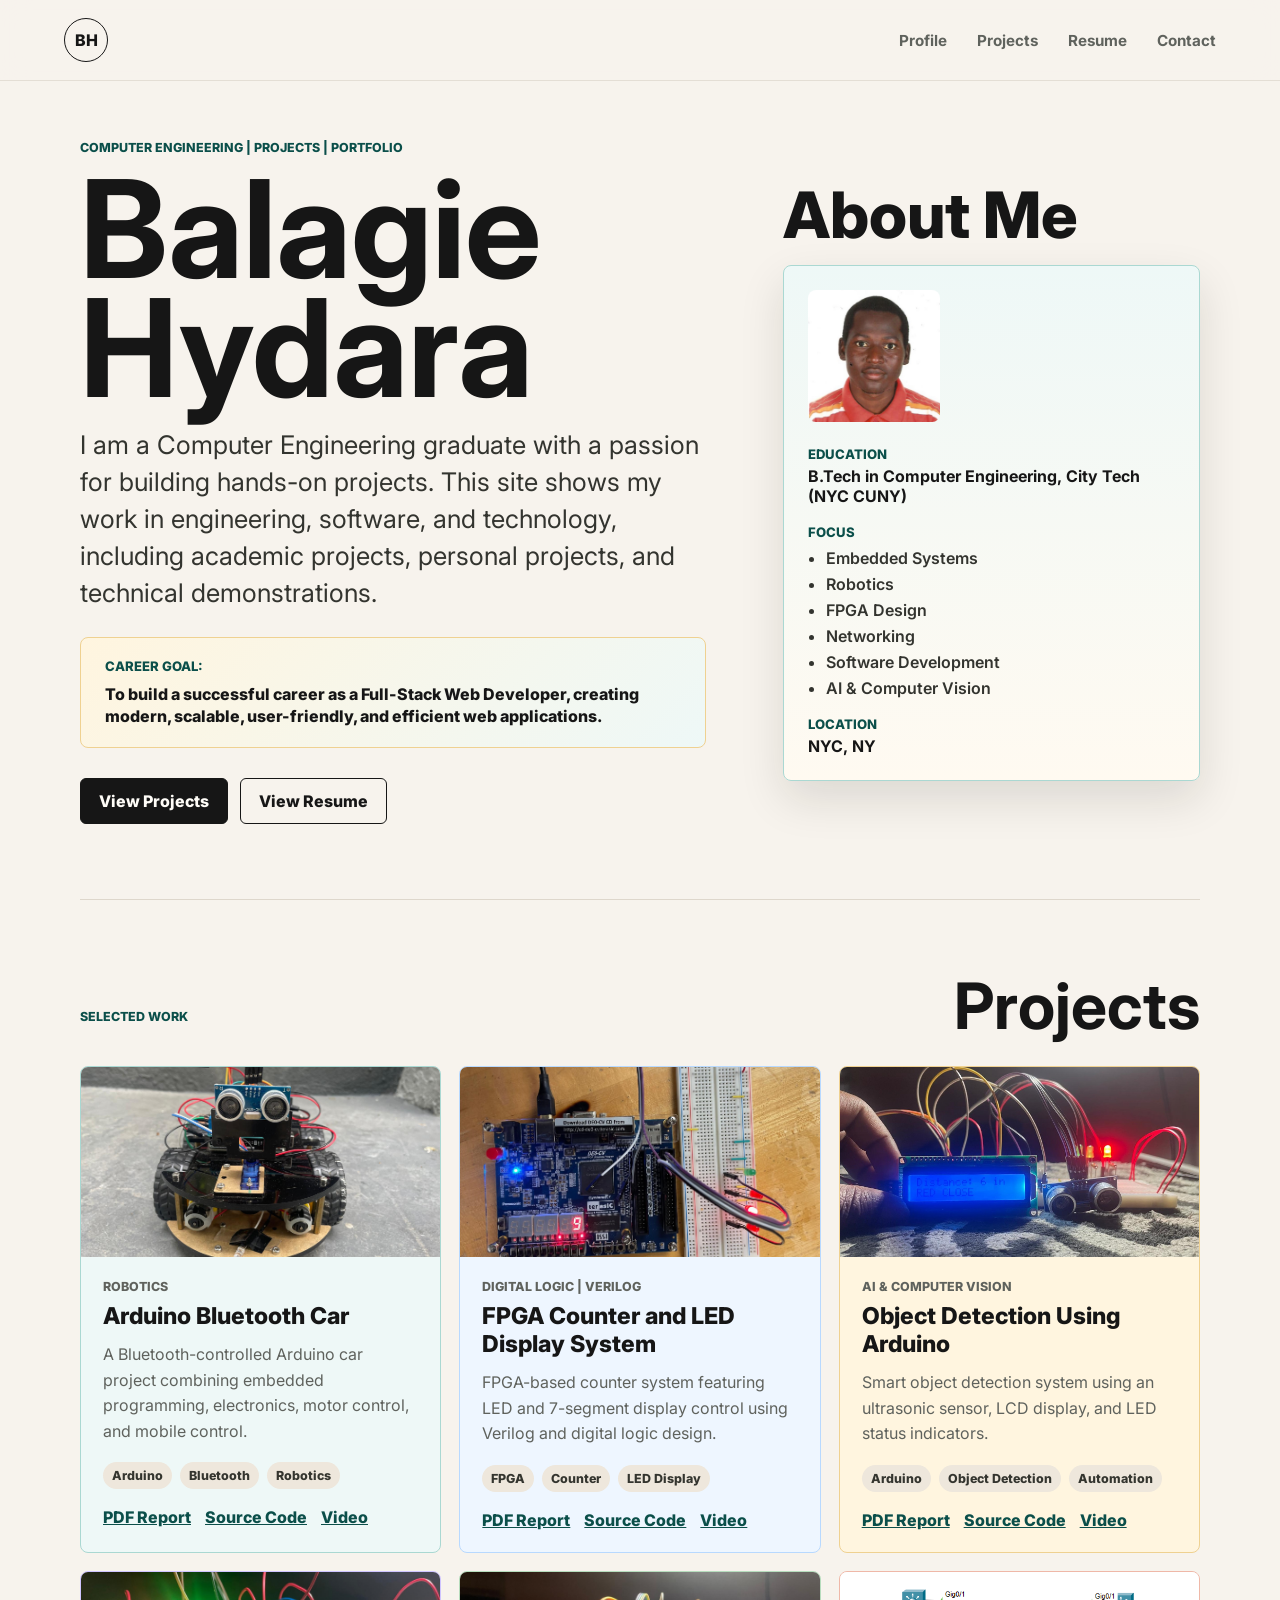
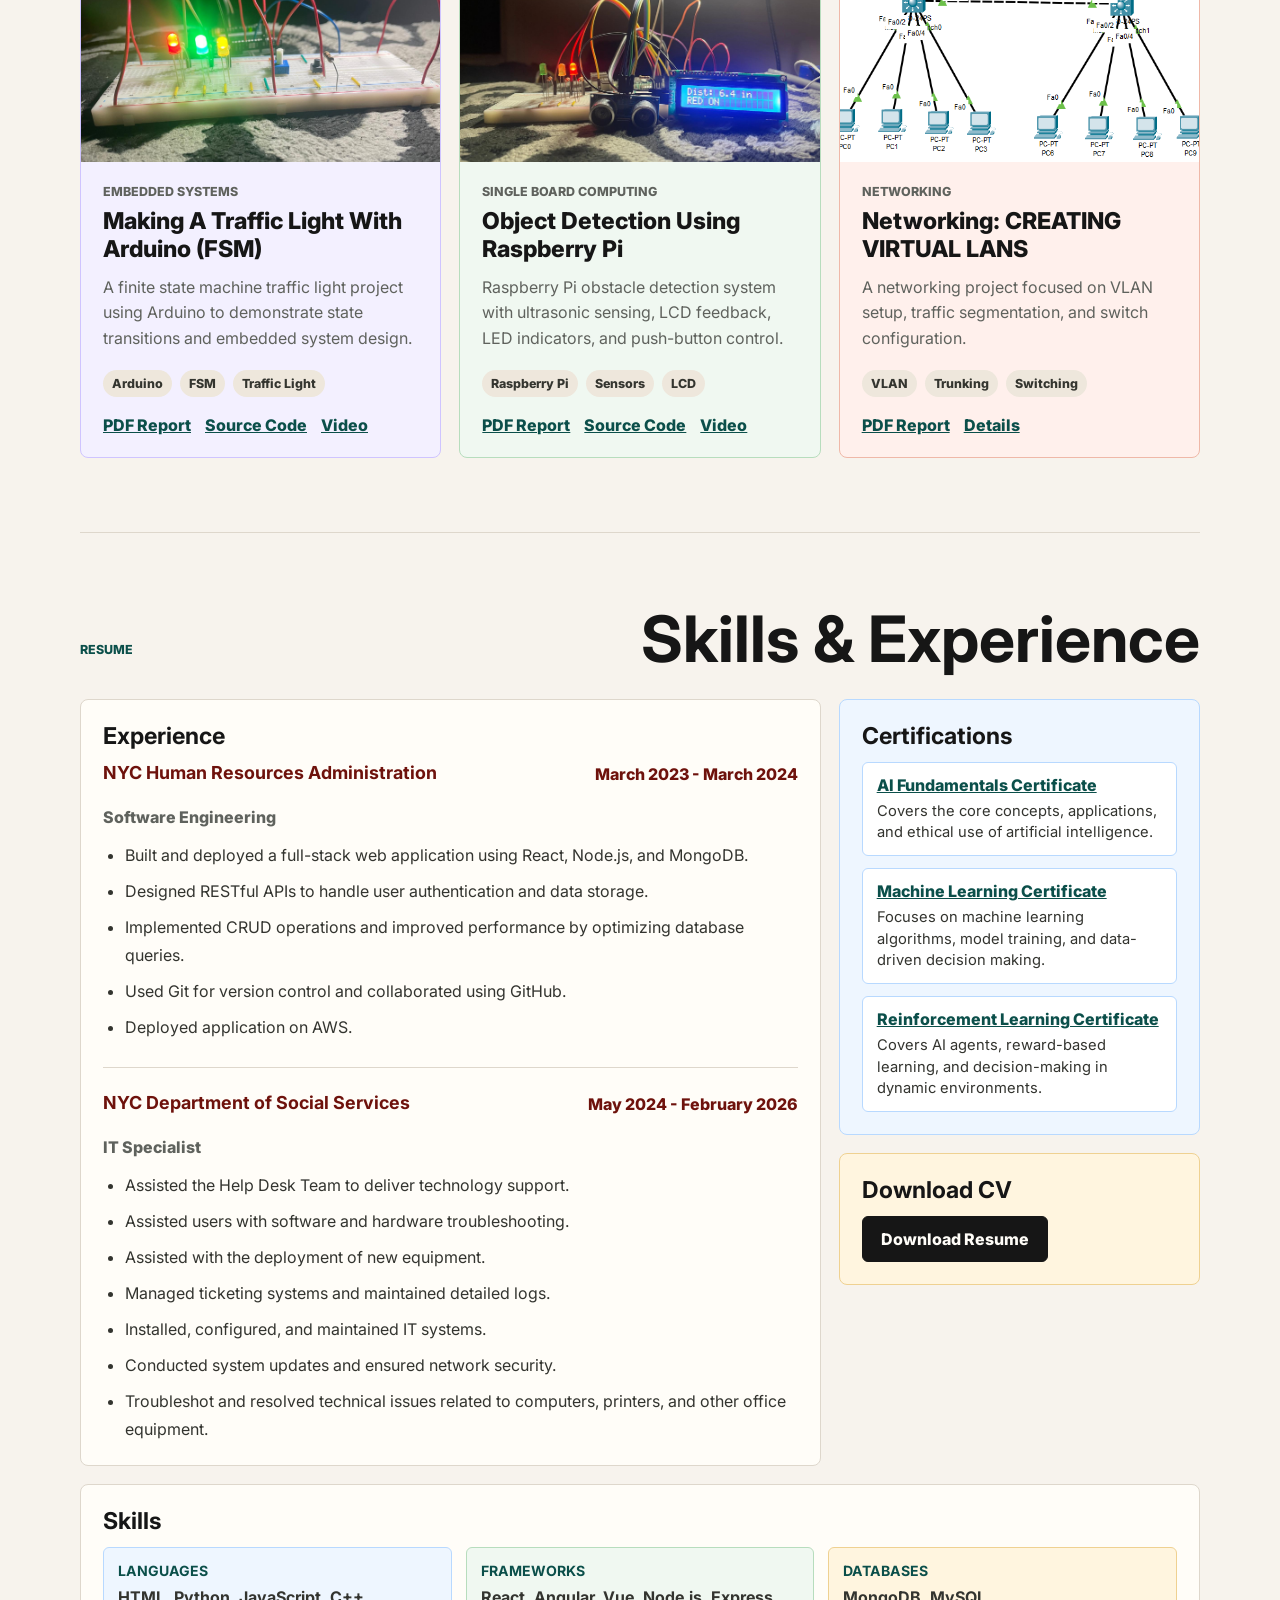
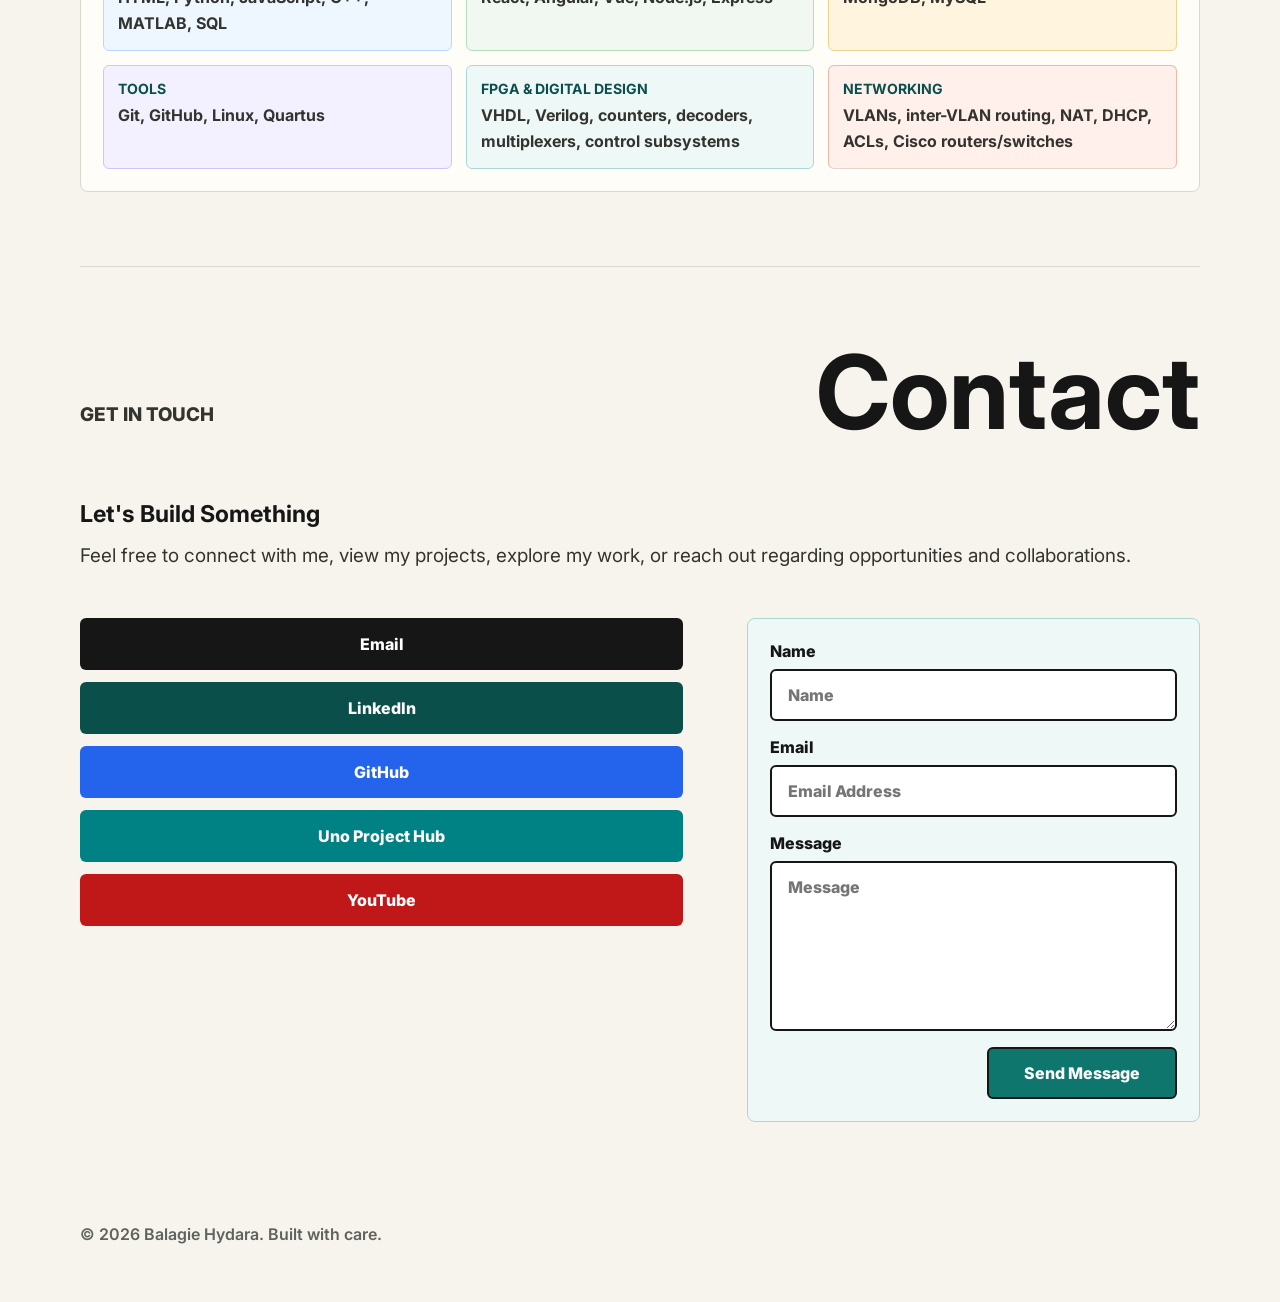
<file: index.html>
<!doctype html>
<html lang="en">
  <head>
    <meta charset="utf-8" />
    <meta name="viewport" content="width=device-width, initial-scale=1" />
    <meta
      name="description"
      content="Personal portfolio for sharing projects, experience, and ways to get in touch."
    />
    <title>Balagie Hydara | Projects & Profile</title>
    <link rel="preconnect" href="https://fonts.googleapis.com" />
    <link rel="preconnect" href="https://fonts.gstatic.com" crossorigin />
    <link
      href="https://fonts.googleapis.com/css2?family=Inter:wght@400;500;600;700;800&display=swap"
      rel="stylesheet"
    />
    <link rel="stylesheet" href="styles.css" />
  </head>
  <body>
    <header class="site-header">
      <a class="brand" href="#top" aria-label="Back to top">BH</a>
      <nav class="nav" aria-label="Main navigation">
        <a href="#about">Profile</a>
        <a href="#projects">Projects</a>
        <a href="#resume">Resume</a>
        <a href="#contact">Contact</a>
      </nav>
    </header>

    <main id="top">
      <section class="hero" id="about">
        <div class="hero-copy">
          <p class="eyebrow">Computer Engineering | Projects | Portfolio</p>
          <!-- it start here -->

          <h1>Balagie Hydara</h1>
          <p class="lead">
            I am a Computer Engineering graduate with a passion for building hands-on projects.
            This site shows my work in engineering, software, and technology, including academic projects, personal projects, and technical demonstrations.
          </p>
          <div class="career-goal">
            <h3>Career Goal:</h3>
            <p>
              To build a successful career as a Full-Stack Web Developer, creating modern,
              scalable, user-friendly, and efficient web applications.
            </p>
          </div>
          <div class="hero-actions">
            <a class="button primary" href="#projects">View Projects</a>
            <a class="button secondary" href="#resume">View Resume</a>
          </div>
        </div>
        <div class="profile-side">
          <h2 class="profile-card-title">About Me</h2>
          <aside class="profile-panel" aria-label="Profile summary">
          <img class="profile-photo" src="profile pic.jpg" alt="Portrait of Balagie Hydara" />
          <dl>
            <div>
              <dt>Education</dt>
              <dd>B.Tech in Computer Engineering, City Tech (NYC CUNY)</dd>
            </div>
            <div>
              <dt>Focus</dt>
              <dd>
                <ul class="detail-list">
                  <li>Embedded Systems</li>
                  <li>Robotics</li>
                  <li>FPGA Design</li>
                  <li>Networking</li>
                  <li>Software Development</li>
                  <li>AI &amp; Computer Vision</li>
                </ul>
              </dd>
            </div>
            <div>
              <dt>Location</dt>
              <dd>NYC, NY</dd>
            </div>
          </dl>
          </aside>
        </div>
      </section>

      <section class="section" id="projects">
        <div class="section-heading">
          <p class="eyebrow">Selected work</p>
          <h2>Projects</h2>
        </div>

        <div class="project-grid">
          <article class="project-card">
            <img class="project-media project-cover" src="uno main.jpeg" alt="Arduino Bluetooth Car" />
            <div class="project-content">
              <p class="project-type">Robotics</p>
              <h3><a href="arduino-bluetooth-car.html">Arduino Bluetooth Car</a></h3>
              <p>
                A Bluetooth-controlled Arduino car project combining embedded programming,
                electronics, motor control, and mobile control.
              </p>
              <div class="tags">
                <span>Arduino</span>
                <span>Bluetooth</span>
                <span>Robotics</span>
              </div>
              <div class="project-links">
                <a href="Arduino Bluetooth.pdf" download>PDF Report</a>
                <a href="Arduino_Bluetooth_source_code.ino" download>Source Code</a>
                <a href="arduino-bluetooth-car.html#video">Video</a>
              </div>
            </div>
          </article>

          <article class="project-card">
            <img
              class="project-media project-cover"
              src="FPGA P1.jpeg"
              alt="FPGA Counter and LED Display System"
            />
            <div class="project-content">
              <p class="project-type">Digital Logic | verilog</p>
              <h3><a href="FPGA Counter and LED Display System.html">FPGA Counter and LED Display System</a></h3>
              <p>
                FPGA-based counter system featuring LED and 7-segment display control using Verilog and digital logic design.
              </p>
              <div class="tags">
                <span>FPGA</span>
                <span>Counter</span>
                <span>LED Display</span>
              </div>
              <div class="project-links">
                <a href="FPGA Counter and LED Display System.pdf" download>PDF Report</a>
                <a href="FPGA_source_code.v" download>Source Code</a>
                <a href="FPGA Counter and LED Display System.html#video">Video</a>
              </div>
            </div>
          </article>

          <article class="project-card">
            <img
              class="project-media project-cover"
              src="Object Detection Uno main.jpeg"
              alt="Object Detection Using Arduino"
            />
            <div class="project-content">
              <p class="project-type">AI &amp; Computer Vision</p>
              <h3><a href="Object Detection Using Arduino.html">Object Detection Using Arduino</a></h3>
              <p>
                
                Smart object detection system using an ultrasonic sensor, LCD display, and LED status indicators.
                
              </p>
              <div class="tags">
                <span>Arduino</span>
                <span>Object Detection</span>
                <span>Automation</span>
              </div>
              <div class="project-links">
                <a href="Object Detection Uno.pdf" download>PDF Report</a>
                <a href="object_detection_source_code.ino" download>Source Code</a>
                <a href="Object Detection Using Arduino.html#video">Video</a>
              </div>
            </div>
          </article>

          <article class="project-card">
            <img
              class="project-media project-cover"
              src="FSM MAIN.jpeg"
              alt="Making A Traffic Light With Arduino FSM"
            />
            <div class="project-content">
              <p class="project-type">Embedded Systems</p>
              <h3><a href="Making A Traffic Light With Arduino (FSM).html">Making A Traffic Light With Arduino (FSM)</a></h3>
              <p>
                A finite state machine traffic light project using Arduino to demonstrate state transitions and embedded system design.
              </p>
              <div class="tags">
                <span>Arduino</span>
                <span>FSM</span>
                <span>Traffic Light</span>
              </div>
              <div class="project-links">
                <a href="FSM-Making A Traffic Light With Arduino.pdf" download>PDF Report</a>
                <a href="FSM_source_code.ino" download>Source Code</a>
                <a href="Making A Traffic Light With Arduino (FSM).html#video">Video</a>
              </div>
            </div>
          </article>

          <article class="project-card">
            <img
              class="project-media project-cover"
              src="pi main.jpeg"
              alt="Object Detection Using Raspberry Pi"
            />
            <div class="project-content">
              <p class="project-type">Single Board Computing</p>
              <h3><a href="Raspberry Pi Object Detection.html">Object Detection Using Raspberry Pi</a></h3>
              <p>
                Raspberry Pi obstacle detection system with ultrasonic sensing, LCD feedback, 
                LED indicators, and push-button control.
              </p>
              <div class="tags">
                <span>Raspberry Pi</span>
                <span>Sensors</span>
                <span>LCD</span>
              </div>
              <div class="project-links">
                <a href="Raspberry Pi Object Detection.html#files">PDF Report</a>
                <a href="Raspberry Pi Object Detection.py" download>Source Code</a>
                <a href="Raspberry Pi Object Detection.html#video">Video</a>
              </div>
            </div>
          </article>

          <article class="project-card">
            <img
              class="project-media project-cover"
              src="network main.png"
              alt="Networking creating virtual LANs"
            />
            <div class="project-content">
              <p class="project-type">Networking</p>
              <h3><a href="networking-CREATING VIRTUAL LANS.html">Networking: CREATING VIRTUAL LANS</a></h3>
              <p>
                A networking project focused on VLAN setup, traffic segmentation, and switch configuration.
              </p>
              <div class="tags">
                <span>VLAN</span>
                <span>Trunking</span>
                <span>Switching</span>
              </div>
              <div class="project-links">
                <a href="NETWORKING CREATING VIRTUAL LANS.pdf" download>PDF Report</a>
                <a href="networking-CREATING VIRTUAL LANS.html">Details</a>
              </div>
            </div>
          </article>
        </div>
      </section>

      <section class="section resume" id="resume">
        <div class="section-heading">
          <p class="eyebrow">Resume</p>
          <h2>Skills &amp; Experience</h2>
        </div>
        <div class="resume-layout">
          <article class="experience-card" id="experience">
            <h3>Experience</h3>
            <div class="experience-role">
              <div class="experience-header">
                <h4>NYC Human Resources Administration</h4>
                <p>March 2023 - March 2024</p>
              </div>
              <p class="role-title">Software Engineering</p>
              <ul>
                <li>Built and deployed a full-stack web application using React, Node.js, and MongoDB.</li>
                <li>Designed RESTful APIs to handle user authentication and data storage.</li>
                <li>Implemented CRUD operations and improved performance by optimizing database queries.</li>
                <li>Used Git for version control and collaborated using GitHub.</li>
                <li>Deployed application on AWS.</li>
              </ul>
            </div>
            <div class="experience-role">
              <div class="experience-header">
                <h4>NYC Department of Social Services</h4>
                <p>May 2024 - February 2026</p>
              </div>
              <p class="role-title">IT Specialist</p>
              <ul>
                <li>Assisted the Help Desk Team to deliver technology support.</li>
                <li>Assisted users with software and hardware troubleshooting.</li>
                <li>Assisted with the deployment of new equipment.</li>
                <li>Managed ticketing systems and maintained detailed logs.</li>
                <li>Installed, configured, and maintained IT systems.</li>
                <li>Conducted system updates and ensured network security.</li>
                <li>Troubleshot and resolved technical issues related to computers, printers, and other office equipment.</li>
              </ul>
            </div>
          </article>
          <div class="resume-side">
            <article>
              <h3>Certifications</h3>
              <div class="certificate-links">
                <div class="certificate-item">
                  <a href="AI Fundamentals certificate.pdf" download>AI Fundamentals Certificate</a>
                  <p>Covers the core concepts, applications, and ethical use of artificial intelligence.</p>
                </div>
                <div class="certificate-item">
                  <a href="Machine Learning certificate.pdf" download>Machine Learning Certificate</a>
                  <p>Focuses on machine learning algorithms, model training, and data-driven decision making.</p>
                </div>
                <div class="certificate-item">
                  <a href="Reinforcement Learning certificate.pdf" download>Reinforcement Learning Certificate</a>
                  <p>Covers AI agents, reward-based learning, and decision-making in dynamic environments.</p>
                </div>
              </div>
            </article>
            <article>
              <h3>Download CV</h3>
              <a class="button primary" href="Resume.pdf" download>Download Resume</a>
            </article>
          </div>
          <article class="skills-card">
            <h3>Skills</h3>
            <div class="skills-list">
              <div>
                <h4>Languages</h4>
                <p>HTML, Python, JavaScript, C++, MATLAB, SQL</p>
              </div>
              <div>
                <h4>Frameworks</h4>
                <p>React, Angular, Vue, Node.js, Express</p>
              </div>
              <div>
                <h4>Databases</h4>
                <p>MongoDB, MySQL</p>
              </div>
              <div>
                <h4>Tools</h4>
                <p>Git, GitHub, Linux, Quartus</p>
              </div>
              <div>
                <h4>FPGA &amp; Digital Design</h4>
                <p>VHDL, Verilog, counters, decoders, multiplexers, control subsystems</p>
              </div>
              <div>
                <h4>Networking</h4>
                <p>VLANs, inter-VLAN routing, NAT, DHCP, ACLs, Cisco routers/switches</p>
              </div>
            </div>
          </article>
        </div>
      </section>

      <section class="section contact" id="contact">
        <div class="section-heading contact-heading">
          <p class="eyebrow">Get In Touch</p>
          <h2>Contact</h2>
        </div>
        <div class="contact-intro">
          <h3>Let's Build Something</h3>
          <p>
            Feel free to connect with me, view my projects, explore my work, 
            or reach out regarding opportunities and collaborations.
          </p>
        </div>
        <form class="contact-form" action="https://formspree.io/f/xlgkdolp" method="POST">
          <label>
            Name
            <input type="text" name="name" placeholder="Name" required />
          </label>
          <label>
            Email
            <input type="email" name="email" placeholder="Email Address" required />
          </label>
          <label>
            Message
            <textarea name="message" placeholder="Message" required></textarea>
          </label>
          <input type="hidden" name="_subject" value="New portfolio message from Balagie Hydara website" />
          <button type="submit">Send Message</button>
        </form>
        <div class="contact-links">
          <a href="mailto:bhydara8@gmail.com" target="_blank" rel="noopener noreferrer">Email</a>
          <a href="https://www.linkedin.com/in/balagie-hydara" target="_blank" rel="noopener noreferrer">LinkedIn</a>
          <a href="https://github.com/ahydara8" target="_blank" rel="noopener noreferrer">GitHub</a>
          <a href="https://projecthub.arduino.cc/ahydara8" target="_blank" rel="noopener noreferrer">Uno Project Hub</a>
          <a href="https://www.youtube.com/@bhydara" target="_blank" rel="noopener noreferrer">YouTube</a>
        </div>
      </section>
    </main>

    <footer class="site-footer">
      <p>&copy; <span id="year"></span> Balagie Hydara. Built with care.</p>
    </footer>

    <script src="script.js"></script>
  </body>
</html>
</file>
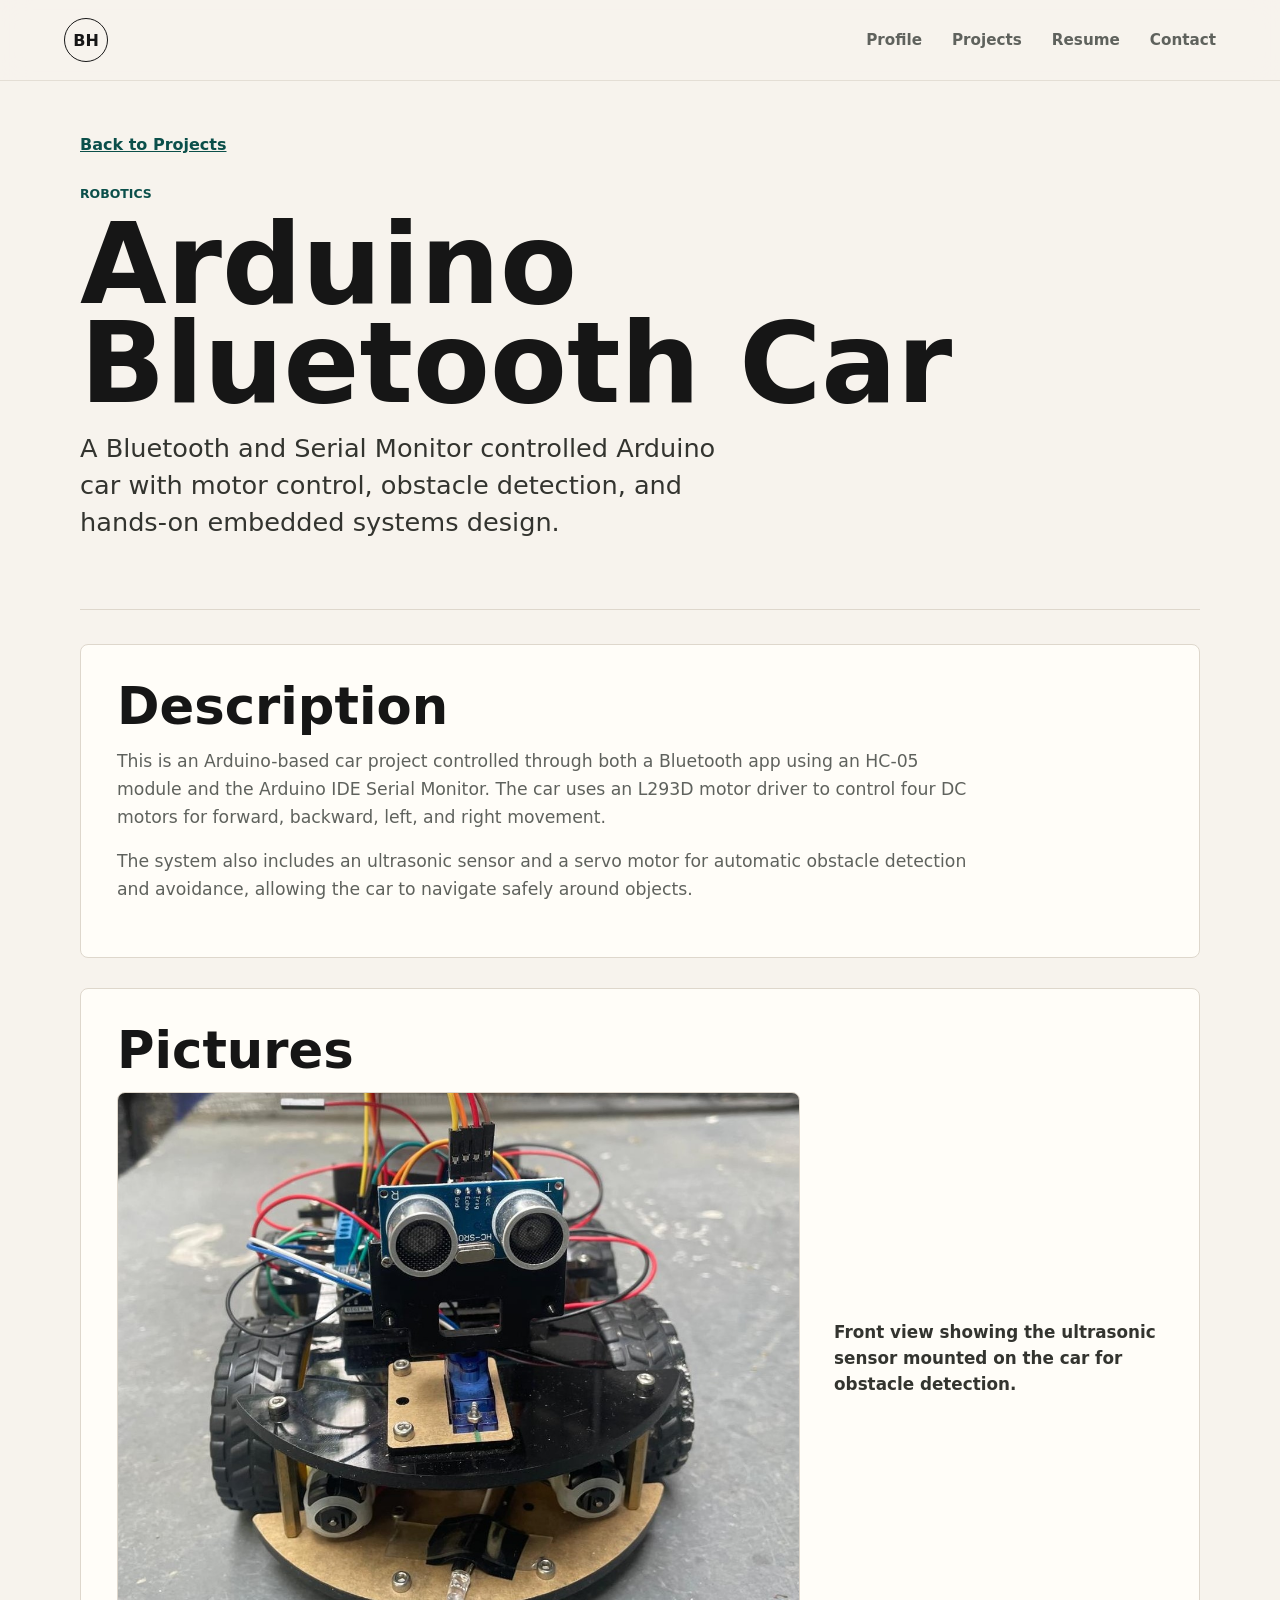
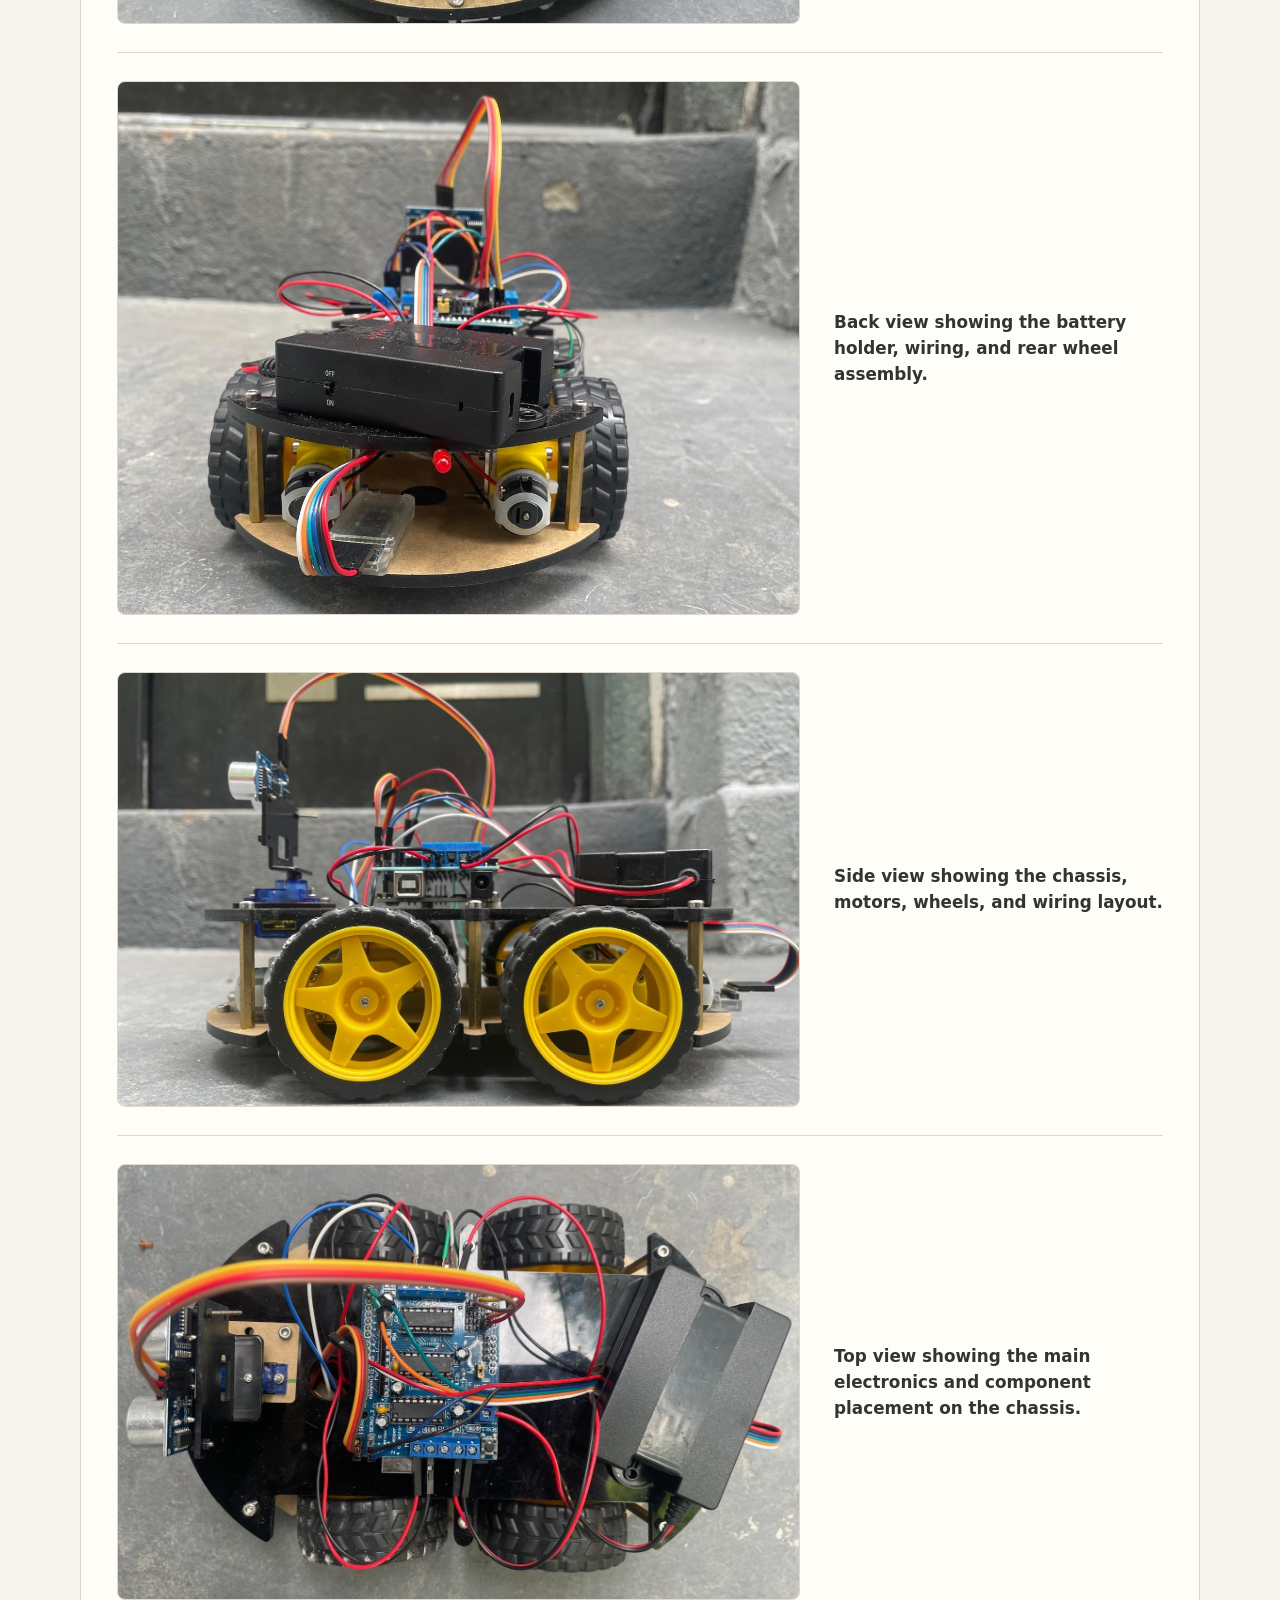
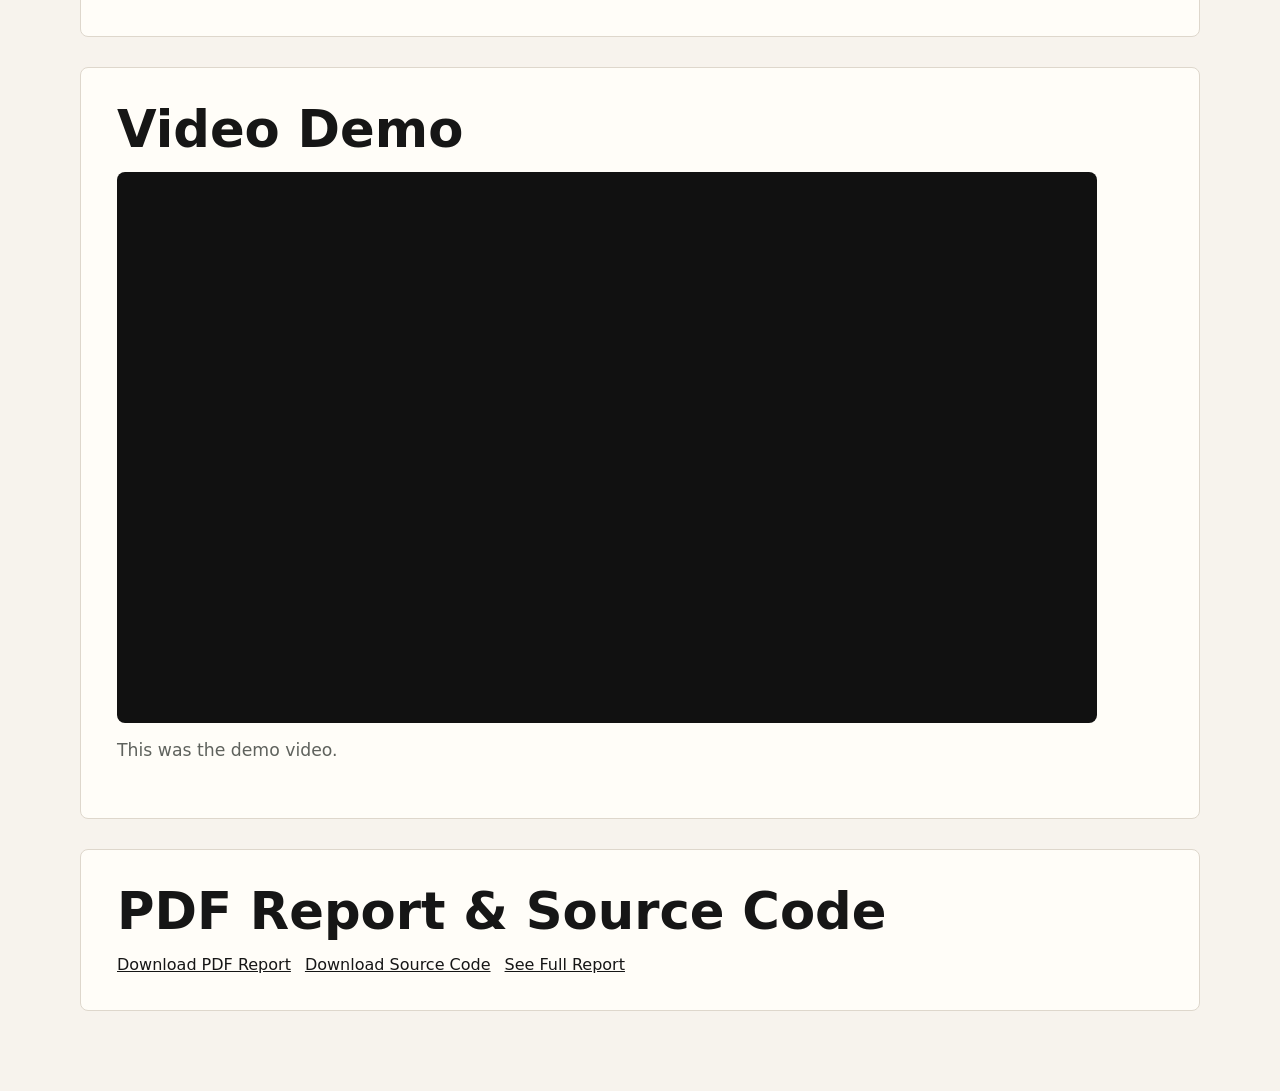
<file: arduino-bluetooth-car.html>
<!doctype html>
<html lang="en">
  <head>
    <meta charset="utf-8" />
    <meta name="viewport" content="width=device-width, initial-scale=1" />
    <title>Arduino Bluetooth Car | Balagie Hydara</title>
    <link rel="stylesheet" href="styles.css" />
  </head>
  <body>
    <header class="site-header">
      <a class="brand" href="index.html#top" aria-label="Back to home">BH</a>
      <nav class="nav" aria-label="Main navigation">
        <a href="index.html#about">Profile</a>
        <a href="index.html#projects">Projects</a>
        <a href="index.html#resume">Resume</a>
        <a href="index.html#contact">Contact</a>
      </nav>
    </header>

    <main class="project-page">
      <a class="back-link" href="index.html#projects">Back to Projects</a>

      <section class="project-hero">
        <p class="eyebrow">Robotics</p>
        <h1>Arduino Bluetooth Car</h1>
        <p class="lead">
          A Bluetooth and Serial Monitor controlled Arduino car with motor control, obstacle
          detection, and hands-on embedded systems design.
        </p>
      </section>

      <section class="project-story">
        <article class="detail-panel project-section">
          <h2>Description</h2>
          <p>
            This is an Arduino-based car project controlled through both a Bluetooth app using an
            HC-05 module and the Arduino IDE Serial Monitor. The car uses an L293D motor driver to
            control four DC motors for forward, backward, left, and right movement.
          </p>
          <p>
            The system also includes an ultrasonic sensor and a servo motor for automatic obstacle
            detection and avoidance, allowing the car to navigate safely around objects.
          </p>
        </article>

        <article class="detail-panel project-section">
          <h2>Pictures</h2>
          <div class="project-gallery">
            <figure>
              <img src="uno front.jpeg" alt="Front view of the Arduino Bluetooth car" />
              <figcaption>
                Front view showing the ultrasonic sensor mounted on the car for obstacle detection.
              </figcaption>
            </figure>
            <figure>
              <img src="uno back.jpeg" alt="Back view of the Arduino Bluetooth car" />
              <figcaption>
                Back view showing the battery holder, wiring, and rear wheel assembly.
              </figcaption>
            </figure>
            <figure>
              <img src="uno side.jpeg" alt="Side view of the Arduino Bluetooth car" />
              <figcaption>
                Side view showing the chassis, motors, wheels, and wiring layout.
              </figcaption>
            </figure>
            <figure>
              <img src="top.jpeg" alt="Top view of the Arduino Bluetooth car" />
              <figcaption>
                Top view showing the main electronics and component placement on the chassis.
              </figcaption>
            </figure>
          </div>
        </article>

        <article class="detail-panel project-section" id="video">
          <h2>Video Demo</h2>
          <div class="video-embed">
            <iframe
              src="https://www.youtube.com/embed/1xQAdOWvVt4"
              title="Arduino Bluetooth Car video demo"
              allow="accelerometer; autoplay; clipboard-write; encrypted-media; gyroscope; picture-in-picture; web-share"
              referrerpolicy="strict-origin-when-cross-origin"
              allowfullscreen
            ></iframe>
          </div>
          <p class="helper-text">This was the demo video.</p>
        </article>

        <article class="detail-panel project-section" id="files">
          <h2>PDF Report &amp; Source Code</h2>
          <div class="project-links">
            <a href="Arduino Bluetooth.pdf" download>Download PDF Report</a>
            <a href="Arduino_Bluetooth_source_code.ino" download>Download Source Code</a>
            <a href="https://projecthub.arduino.cc/ahydara8/how-to-make-arduino-bluetooth-serial-monitor-car-667511"
              >See Full Report</a
            >
          </div>
        </article>
      </section>
    </main>
  </body>
</html>
</file>
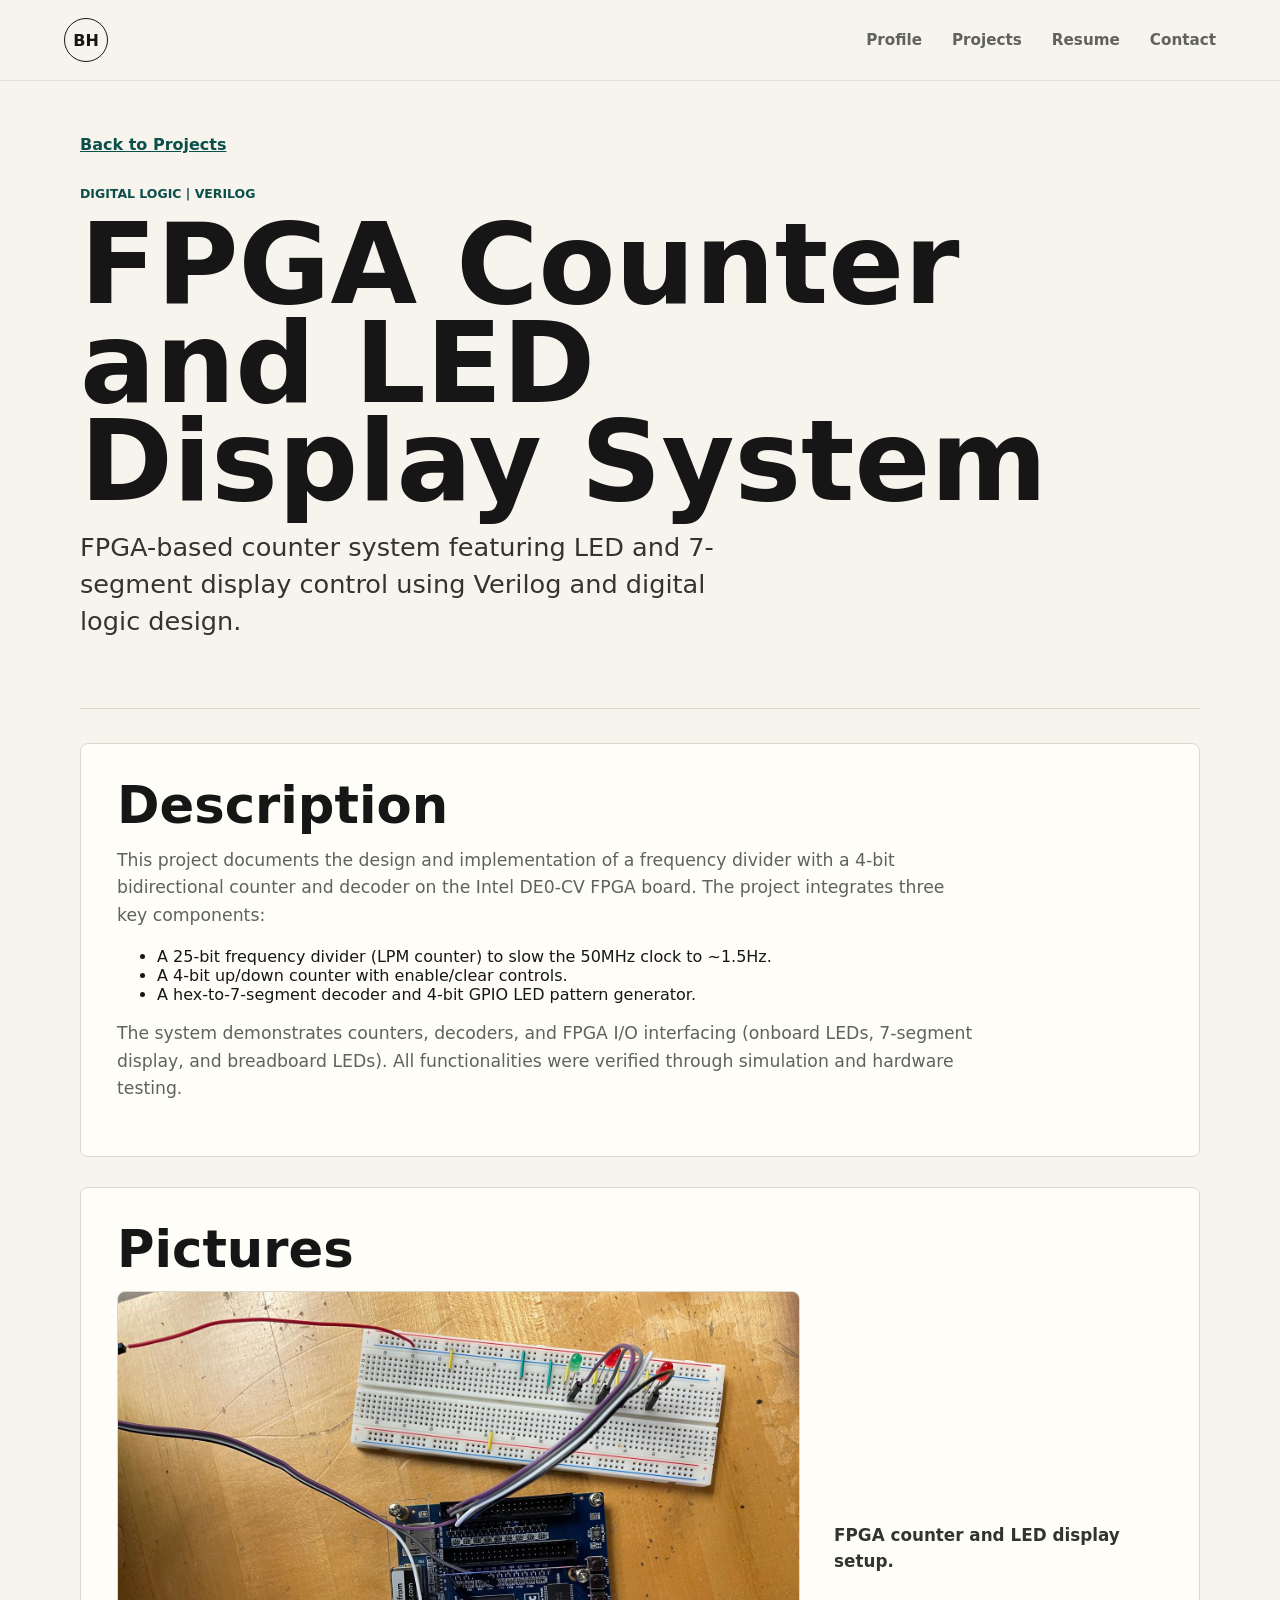
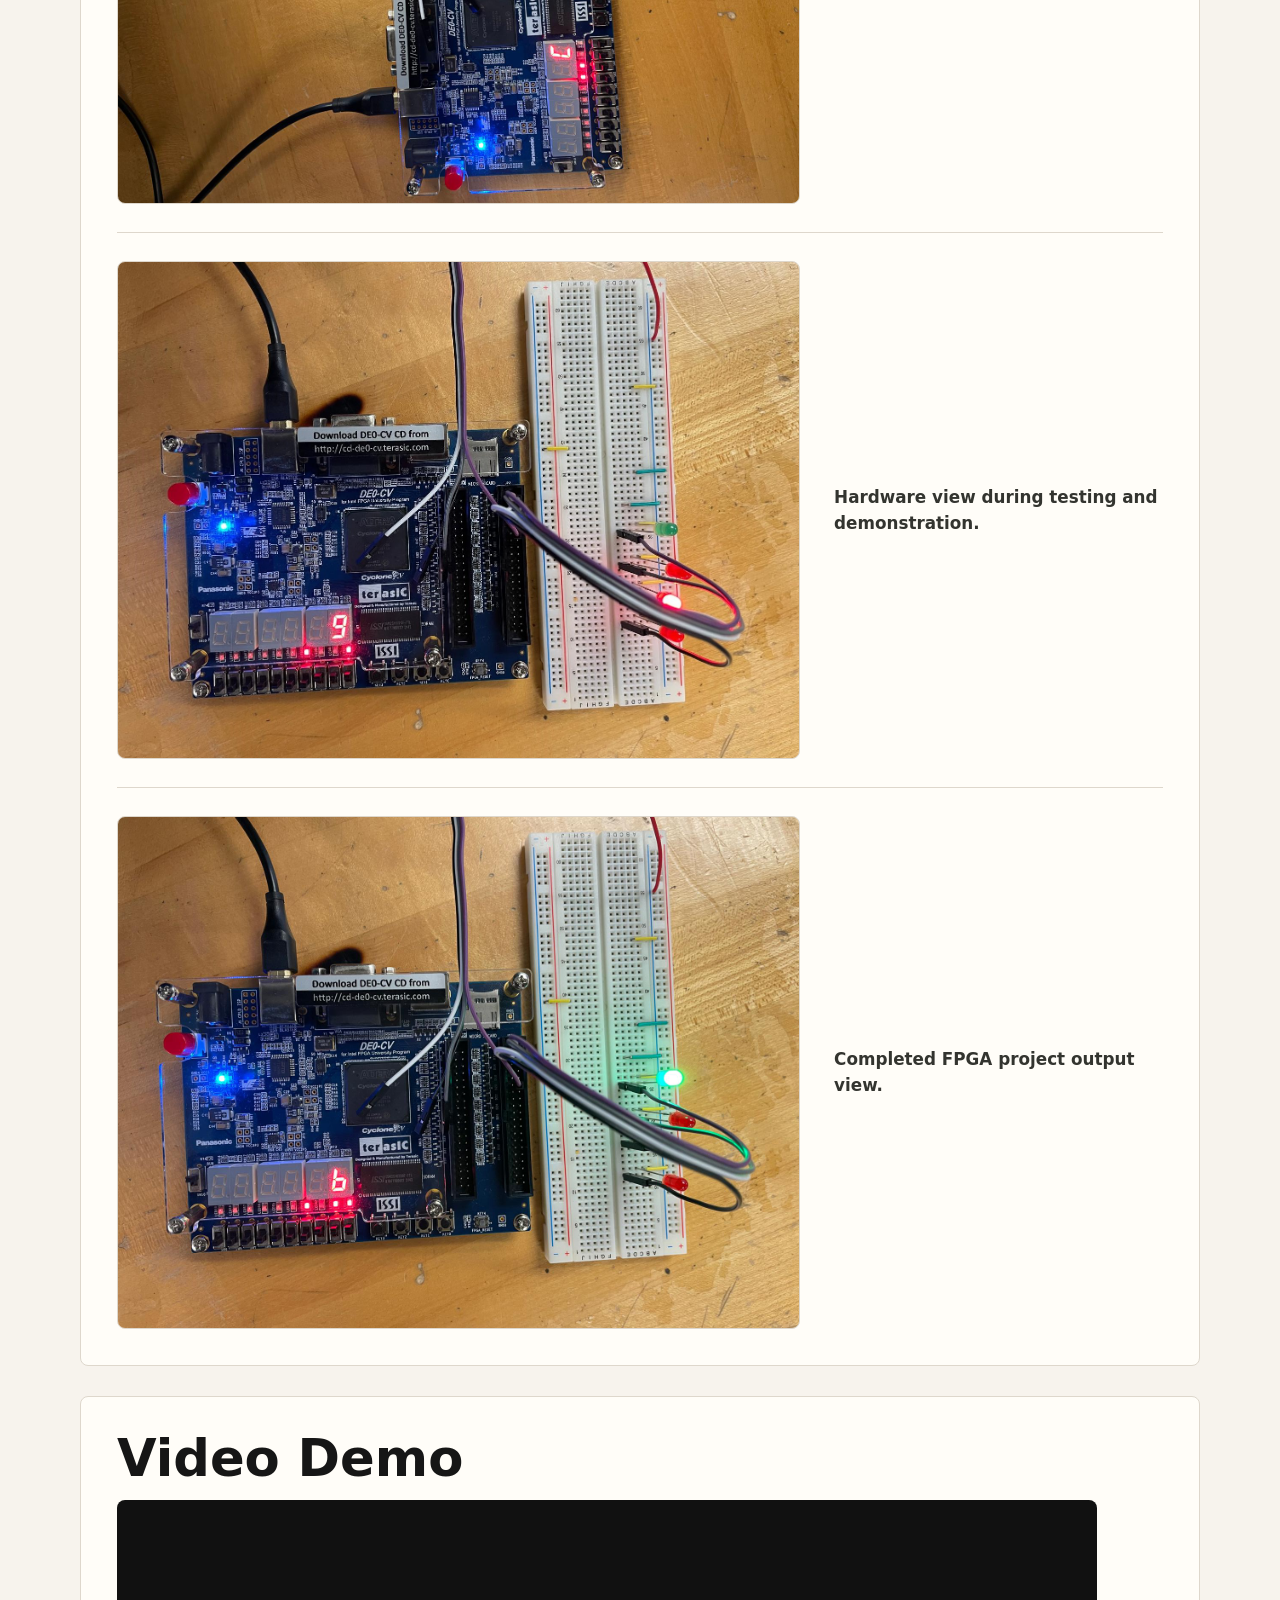
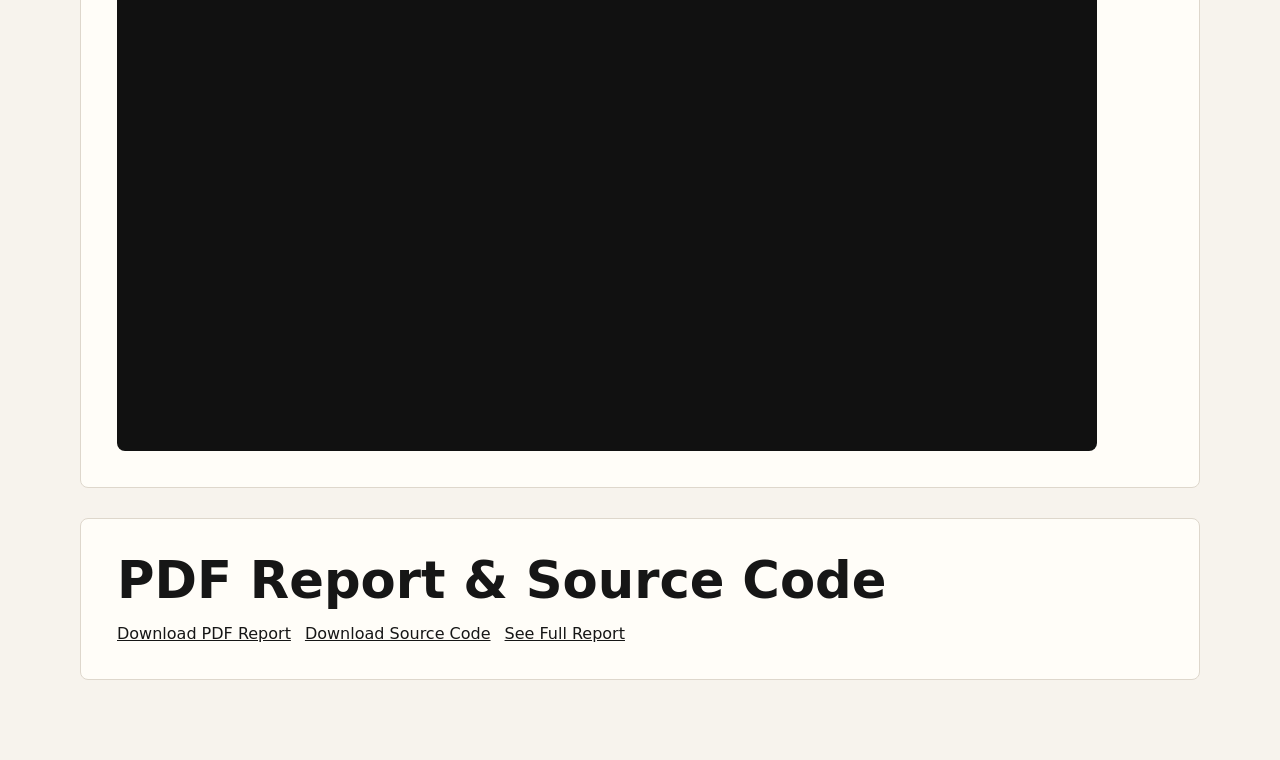
<file: FPGA Counter and LED Display System.html>
<!doctype html>
<html lang="en">
  <head>
    <meta charset="utf-8" />
    <meta name="viewport" content="width=device-width, initial-scale=1" />
    <title>FPGA Counter and LED Display System | Balagie Hydara</title>
    <link rel="stylesheet" href="styles.css" />
  </head>
  <body>
    <header class="site-header">
      <a class="brand" href="index.html#top" aria-label="Back to home">BH</a>
      <nav class="nav" aria-label="Main navigation">
        <a href="index.html#about">Profile</a>
        <a href="index.html#projects">Projects</a>
        <a href="index.html#resume">Resume</a>
        <a href="index.html#contact">Contact</a>
      </nav>
    </header>

    <main class="project-page">
      <a class="back-link" href="index.html#projects">Back to Projects</a>
      <section class="project-hero">
        <p class="eyebrow">Digital Logic | verilog</p>
        <h1>FPGA Counter and LED Display System</h1>
        <p class="lead">FPGA-based counter system featuring LED and 7-segment display control using Verilog and digital logic design.</p>
      </section>

      <section class="project-story">
        <article class="detail-panel project-section">
          <h2>Description</h2>
          <p>
            This project documents the design and implementation of a frequency divider with a 4-bit bidirectional counter 
            and decoder on the Intel DE0-CV FPGA board. The project integrates three key components:
          </p>
            
          <ul>
            <li>A 25-bit frequency divider (LPM counter) to slow the 50MHz clock to ~1.5Hz.</li>
            <li>A 4-bit up/down counter with enable/clear controls.</li>
            <li>A hex-to-7-segment decoder and 4-bit GPIO LED pattern generator.</li>
          </ul>

            <p>

            The system demonstrates counters, decoders, and FPGA I/O interfacing (onboard LEDs, 7-segment display, and breadboard LEDs).
            All functionalities were verified through simulation and hardware testing.
            
          </p>
        </article>
        <article class="detail-panel project-section">
          <h2>Pictures</h2>
          <div class="project-gallery">
            <figure><img src="FPGA P3.jpeg" alt="FPGA counter project image three" /><figcaption>FPGA counter and LED display setup.</figcaption></figure>
            <figure><img src="FPGA P1.jpeg" alt="FPGA counter project image one" /><figcaption>Hardware view during testing and demonstration.</figcaption></figure>
            <figure><img src="FPGA P2.jpeg" alt="FPGA counter project image two" /><figcaption>Completed FPGA project output view.</figcaption></figure>
            
          </div>
        </article>
        <article class="detail-panel project-section" id="video">
          <h2>Video Demo</h2>
          <div class="video-embed"><iframe src="https://www.youtube.com/embed/kl3LWZEJOgg" title="FPGA Counter and LED Display System video demo" allow="accelerometer; autoplay; clipboard-write; encrypted-media; gyroscope; picture-in-picture; web-share" referrerpolicy="strict-origin-when-cross-origin" allowfullscreen></iframe></div>
        </article>
        <article class="detail-panel project-section" id="files">
          <h2>PDF Report &amp; Source Code</h2>
          <div class="project-links">
            <a href="FPGA Counter and LED Display System.pdf" download>Download PDF Report</a>
            <a href="FPGA_source_code.v" download>Download Source Code</a>
            <a href="https://projecthub.arduino.cc/ahydara8">See Full Report</a>
          </div>
        </article>
      </section>
    </main>
  </body>
</html>
</file>
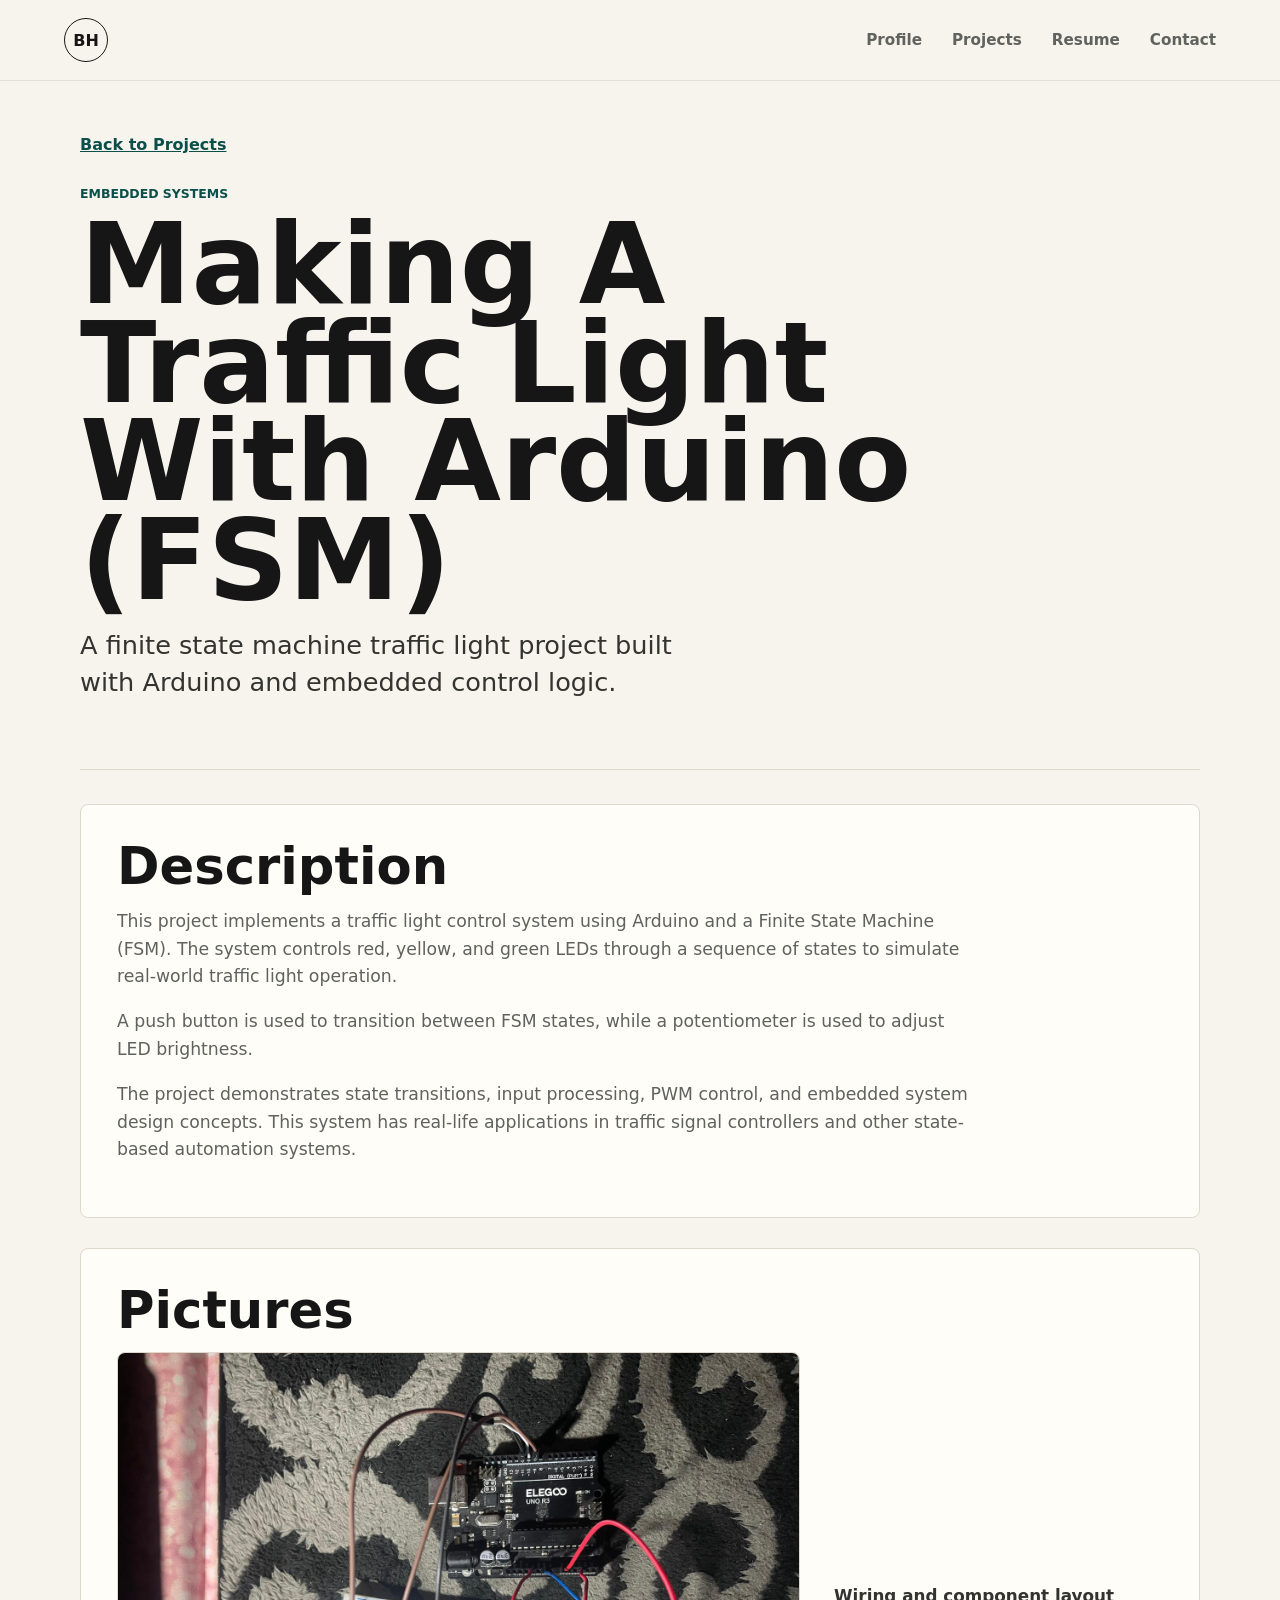
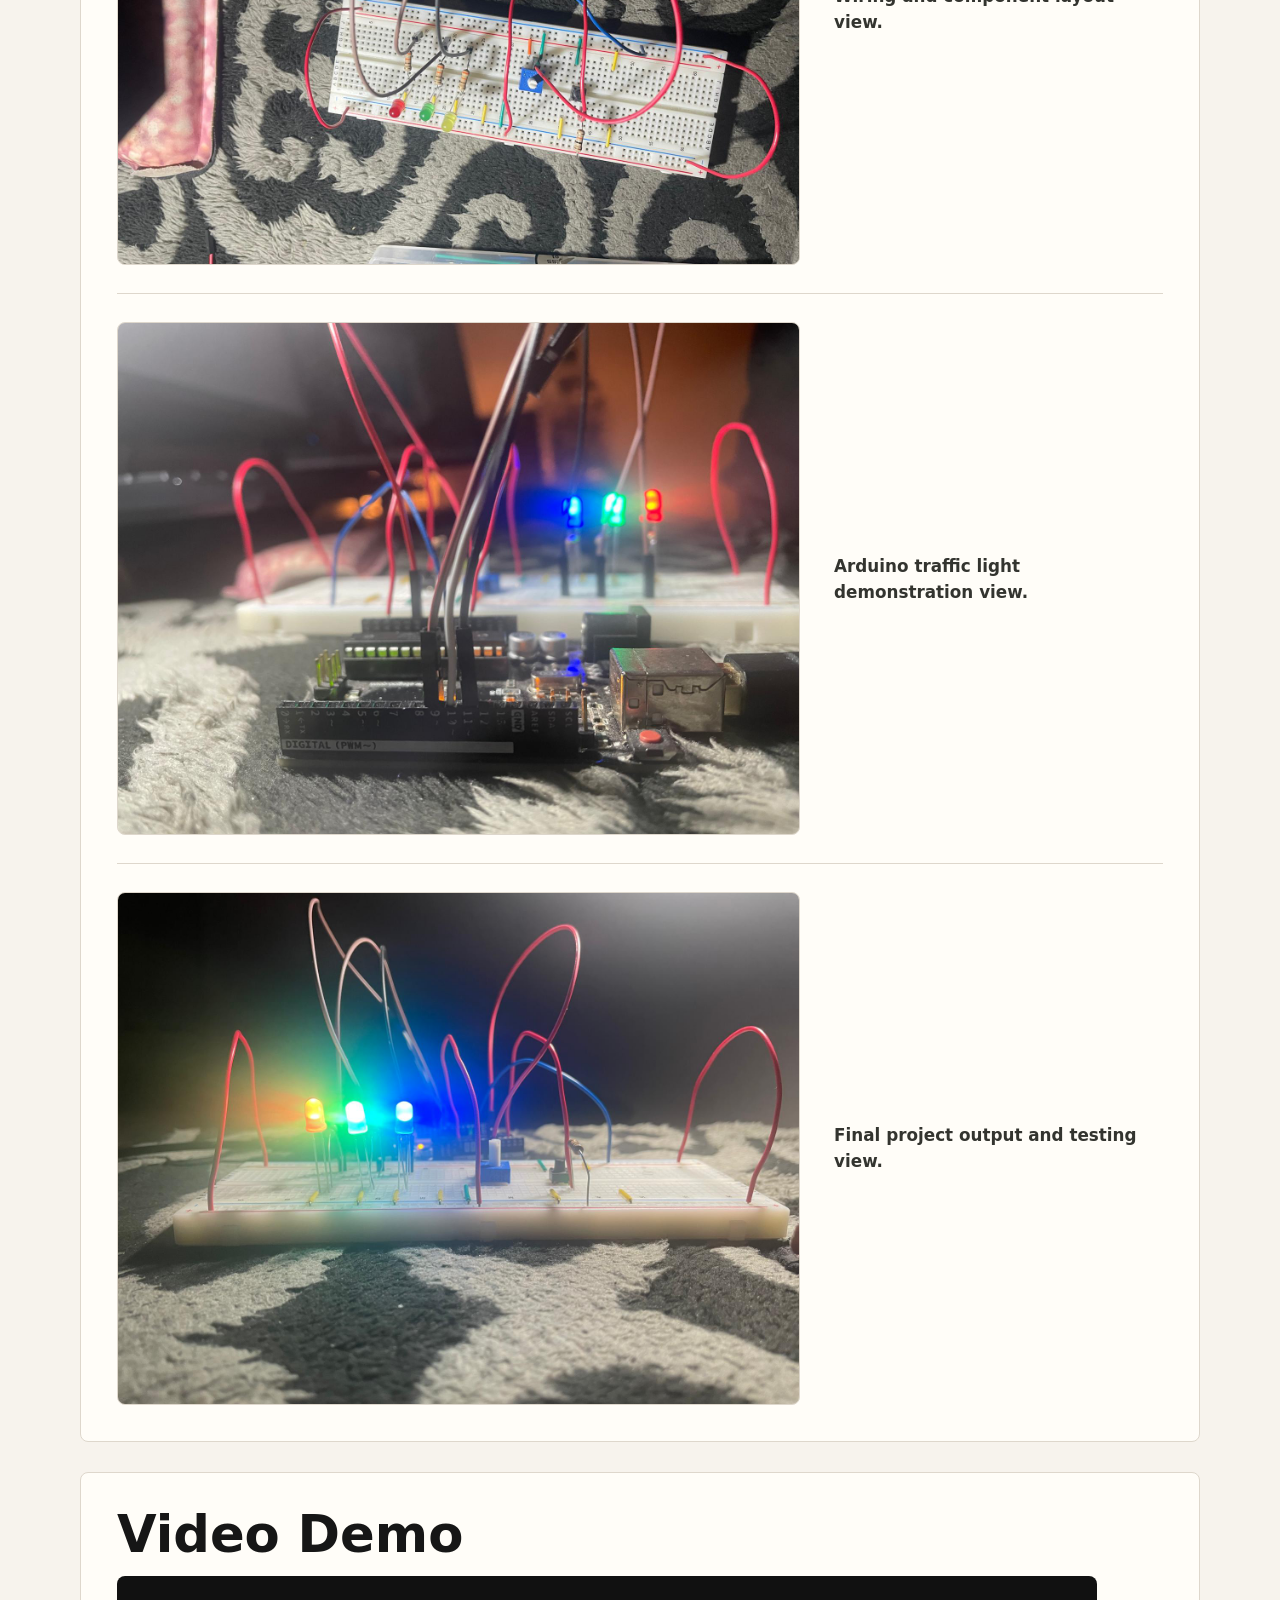
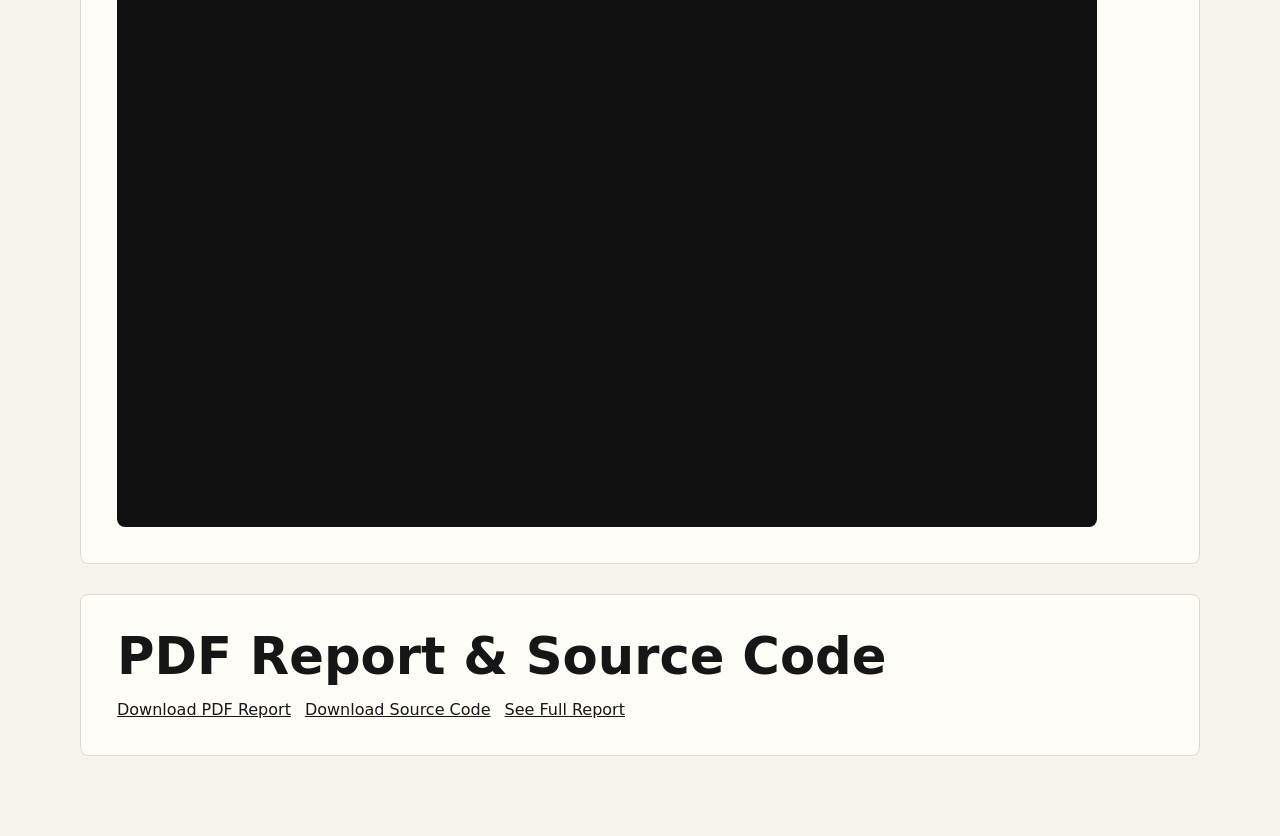
<file: Making A Traffic Light With Arduino (FSM).html>
<!doctype html>
<html lang="en">
  <head>
    <meta charset="utf-8" />
    <meta name="viewport" content="width=device-width, initial-scale=1" />
    <title>Making A Traffic Light With Arduino (FSM) | Balagie Hydara</title>
    <link rel="stylesheet" href="styles.css" />
  </head>
  <body>
    <header class="site-header">
      <a class="brand" href="index.html#top" aria-label="Back to home">BH</a>
      <nav class="nav" aria-label="Main navigation">
        <a href="index.html#about">Profile</a>
        <a href="index.html#projects">Projects</a>
        <a href="index.html#resume">Resume</a>
        <a href="index.html#contact">Contact</a>
      </nav>
    </header>

    <main class="project-page">
      <a class="back-link" href="index.html#projects">Back to Projects</a>
      <section class="project-hero">
        <p class="eyebrow">Embedded Systems</p>
        <h1>Making A Traffic Light With Arduino (FSM)</h1>
        <p class="lead">A finite state machine traffic light project built with Arduino and embedded control logic.</p>
      </section>

      <section class="project-story">
        <article class="detail-panel project-section">
          <h2>Description</h2>
          <p>
            This project implements a traffic light control system using Arduino and a Finite State Machine (FSM). 
            The system controls red, yellow, and green LEDs through a sequence of states to simulate real-world traffic light operation.
          </p>

          <p>
            A push button is used to transition between FSM states, while a potentiometer is used to adjust LED brightness. 
          </p>

          <p>
            The project demonstrates state transitions, input processing, PWM control, and embedded system design concepts.
            This system has real-life applications in traffic signal controllers and other state-based automation systems.
          </p>
        </article>
        <article class="detail-panel project-section">
          <h2>Pictures</h2>
          <div class="project-gallery">
            <figure><img src="FSM P4.jpeg" alt="Traffic light FSM image two" /><figcaption>Wiring and component layout view.</figcaption></figure>
            <figure><img src="FSM P3.jpeg" alt="Traffic light FSM image three" /><figcaption>Arduino traffic light demonstration view.</figcaption></figure>
            <figure><img src="FSM P2.jpeg" alt="Traffic light FSM image four" /><figcaption>Final project output and testing view.</figcaption></figure>
          </div>
        </article>
        <article class="detail-panel project-section" id="video">
          <h2>Video Demo</h2>
          <div class="video-embed"><iframe src="https://www.youtube.com/embed/BxjJdxoj_4k" title="Making A Traffic Light With Arduino FSM video demo" allow="accelerometer; 
            autoplay; clipboard-write; encrypted-media; gyroscope; picture-in-picture; web-share" referrerpolicy="strict-origin-when-cross-origin" allowfullscreen></iframe></div>
        </article>
        <article class="detail-panel project-section" id="files">
          <h2>PDF Report &amp; Source Code</h2>
          <div class="project-links">
            <a href="FSM-Making A Traffic Light With Arduino.pdf" download>Download PDF Report</a>
            <a href="FSM_source_code.ino" download>Download Source Code</a>
            <a href="https://projecthub.arduino.cc/ahydara8">See Full Report</a>
          </div>
        </article>
      </section>
    </main>
  </body>
</html>
</file>
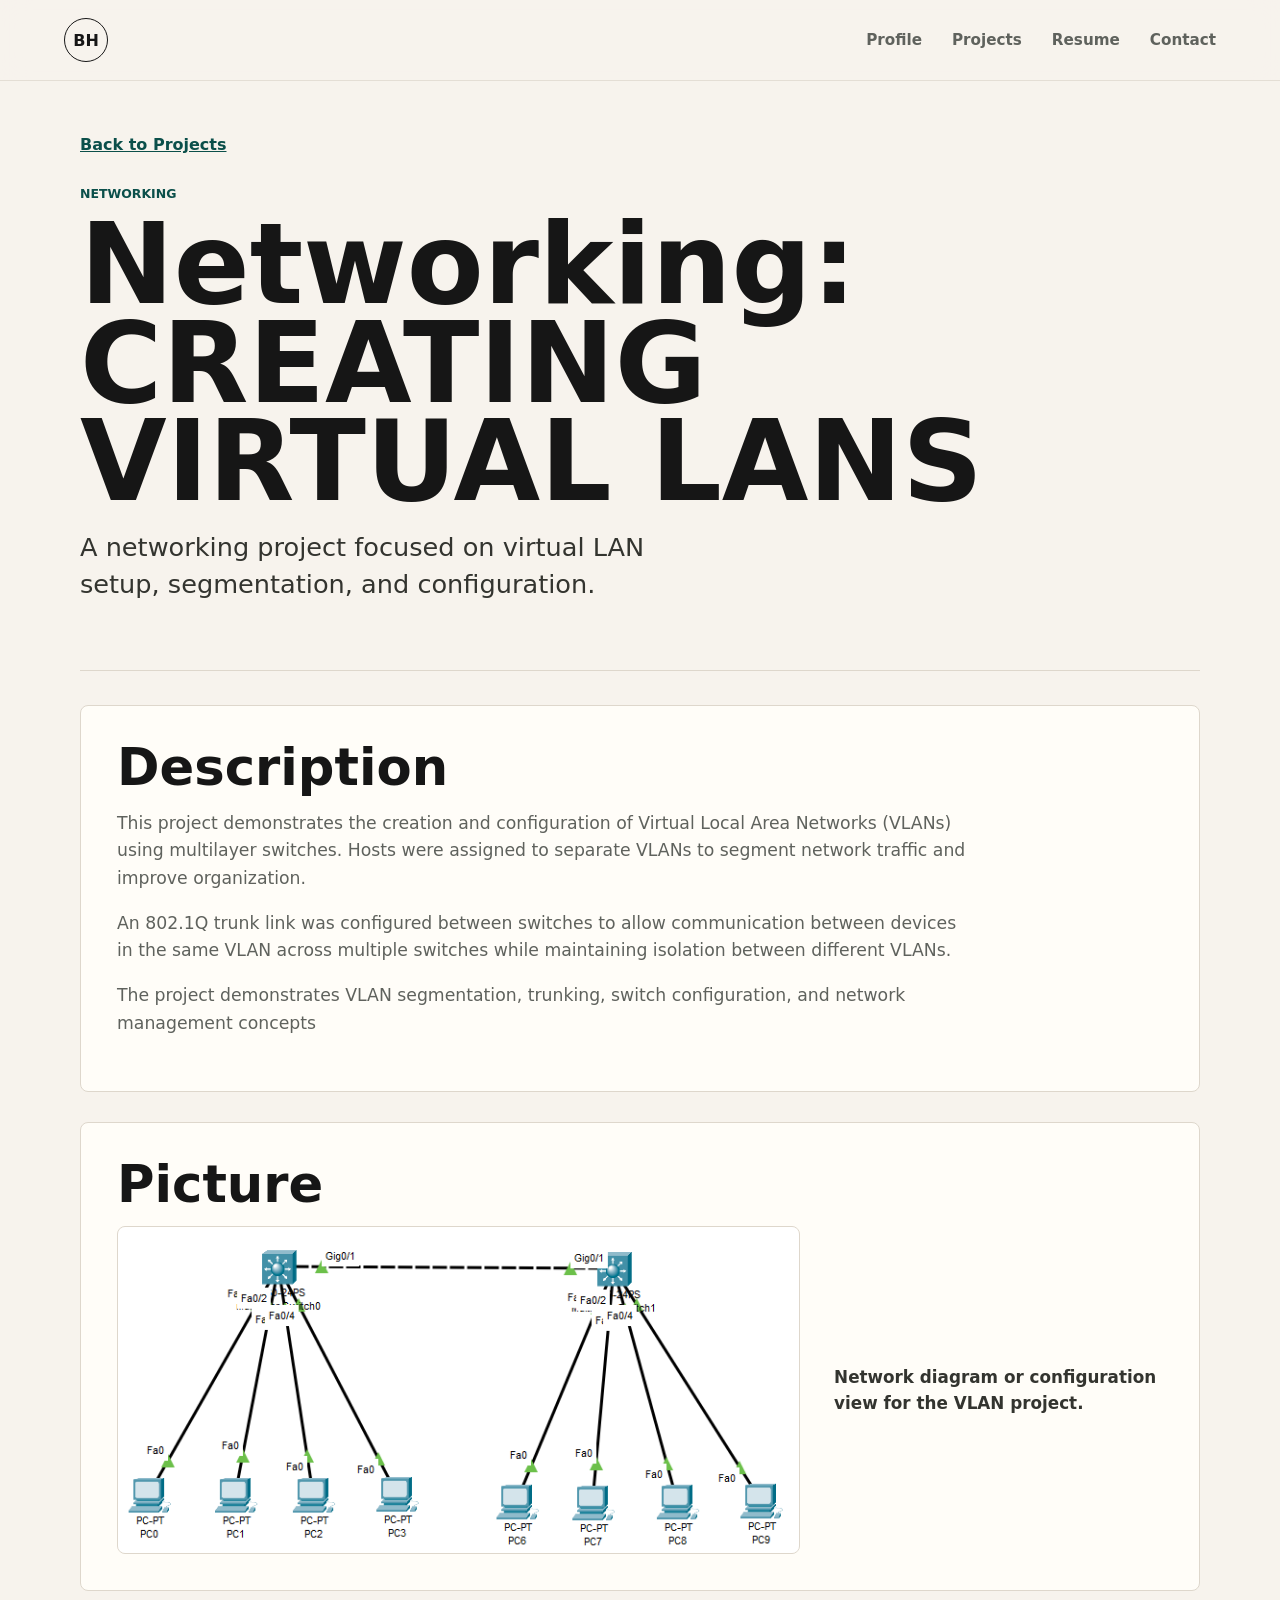
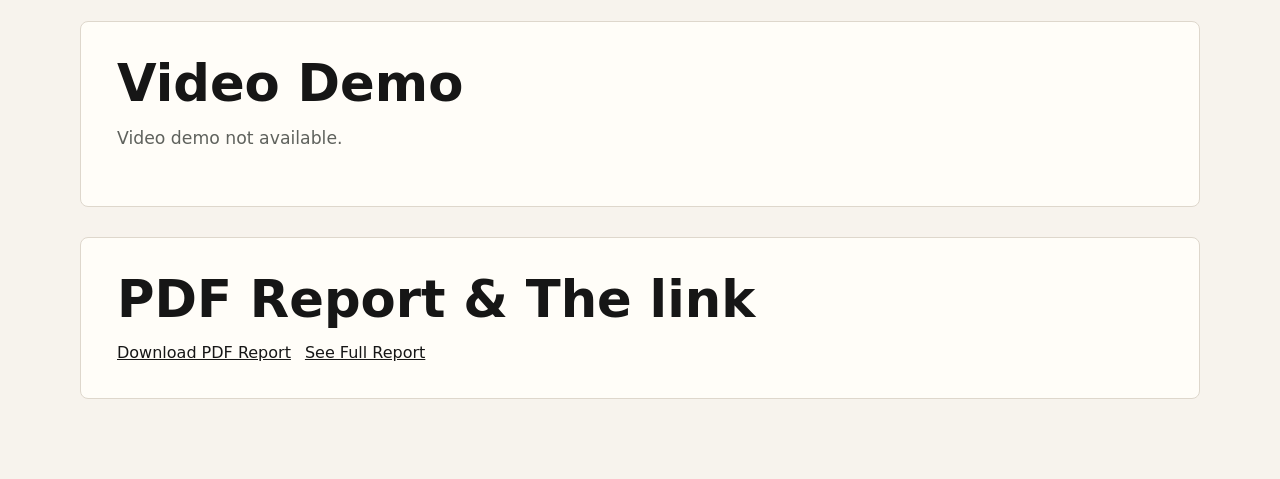
<file: networking-CREATING VIRTUAL LANS.html>
<!doctype html>
<html lang="en">
  <head>
    <meta charset="utf-8" />
    <meta name="viewport" content="width=device-width, initial-scale=1" />
    <title>Networking: CREATING VIRTUAL LANS | Balagie Hydara</title>
    <link rel="stylesheet" href="styles.css" />
  </head>
  <body>
    <header class="site-header">
      <a class="brand" href="index.html#top" aria-label="Back to home">BH</a>
      <nav class="nav" aria-label="Main navigation">
        <a href="index.html#about">Profile</a>
        <a href="index.html#projects">Projects</a>
        <a href="index.html#resume">Resume</a>
        <a href="index.html#contact">Contact</a>
      </nav>
    </header>

    <main class="project-page">
      <a class="back-link" href="index.html#projects">Back to Projects</a>
      <section class="project-hero">
        <p class="eyebrow">Networking</p>
        <h1>Networking: CREATING VIRTUAL LANS</h1>
        <p class="lead">A networking project focused on virtual LAN setup, segmentation, and configuration.</p>
      </section>

      <section class="project-story">
        <article class="detail-panel project-section">
          <h2>Description</h2>
          <p>
            This project demonstrates the creation and configuration of Virtual Local Area Networks (VLANs) using multilayer switches. 
            Hosts were assigned to separate VLANs to segment network traffic and improve organization.
          </p>

          <p>
            An 802.1Q trunk link was configured between switches to allow communication between devices in the same VLAN 
            across multiple switches while maintaining isolation between different VLANs.
          </p>

          <p>
            The project demonstrates VLAN segmentation, trunking, switch configuration, and network management concepts
          </p>
        </article>
        <article class="detail-panel project-section">
          <h2>Picture</h2>
          <div class="project-gallery">
            <figure><img src="network.png" alt="Network VLAN project diagram" /><figcaption>Network diagram or configuration view for the VLAN project.</figcaption></figure>
          </div>
        </article>
        <article class="detail-panel project-section" id="video">
          <h2>Video Demo</h2>
          <p class="helper-text">Video demo not available.</p>
        </article>
        <article class="detail-panel project-section" id="files">
          <h2>PDF Report &amp; The link</h2>
          <div class="project-links">
            <a href="NETWORKING CREATING VIRTUAL LANS.pdf" download>Download PDF Report</a>
            <a href="https://projecthub.arduino.cc/ahydara8">See Full Report</a>
          </div>
        </article>
      </section>
    </main>
  </body>
</html>
</file>
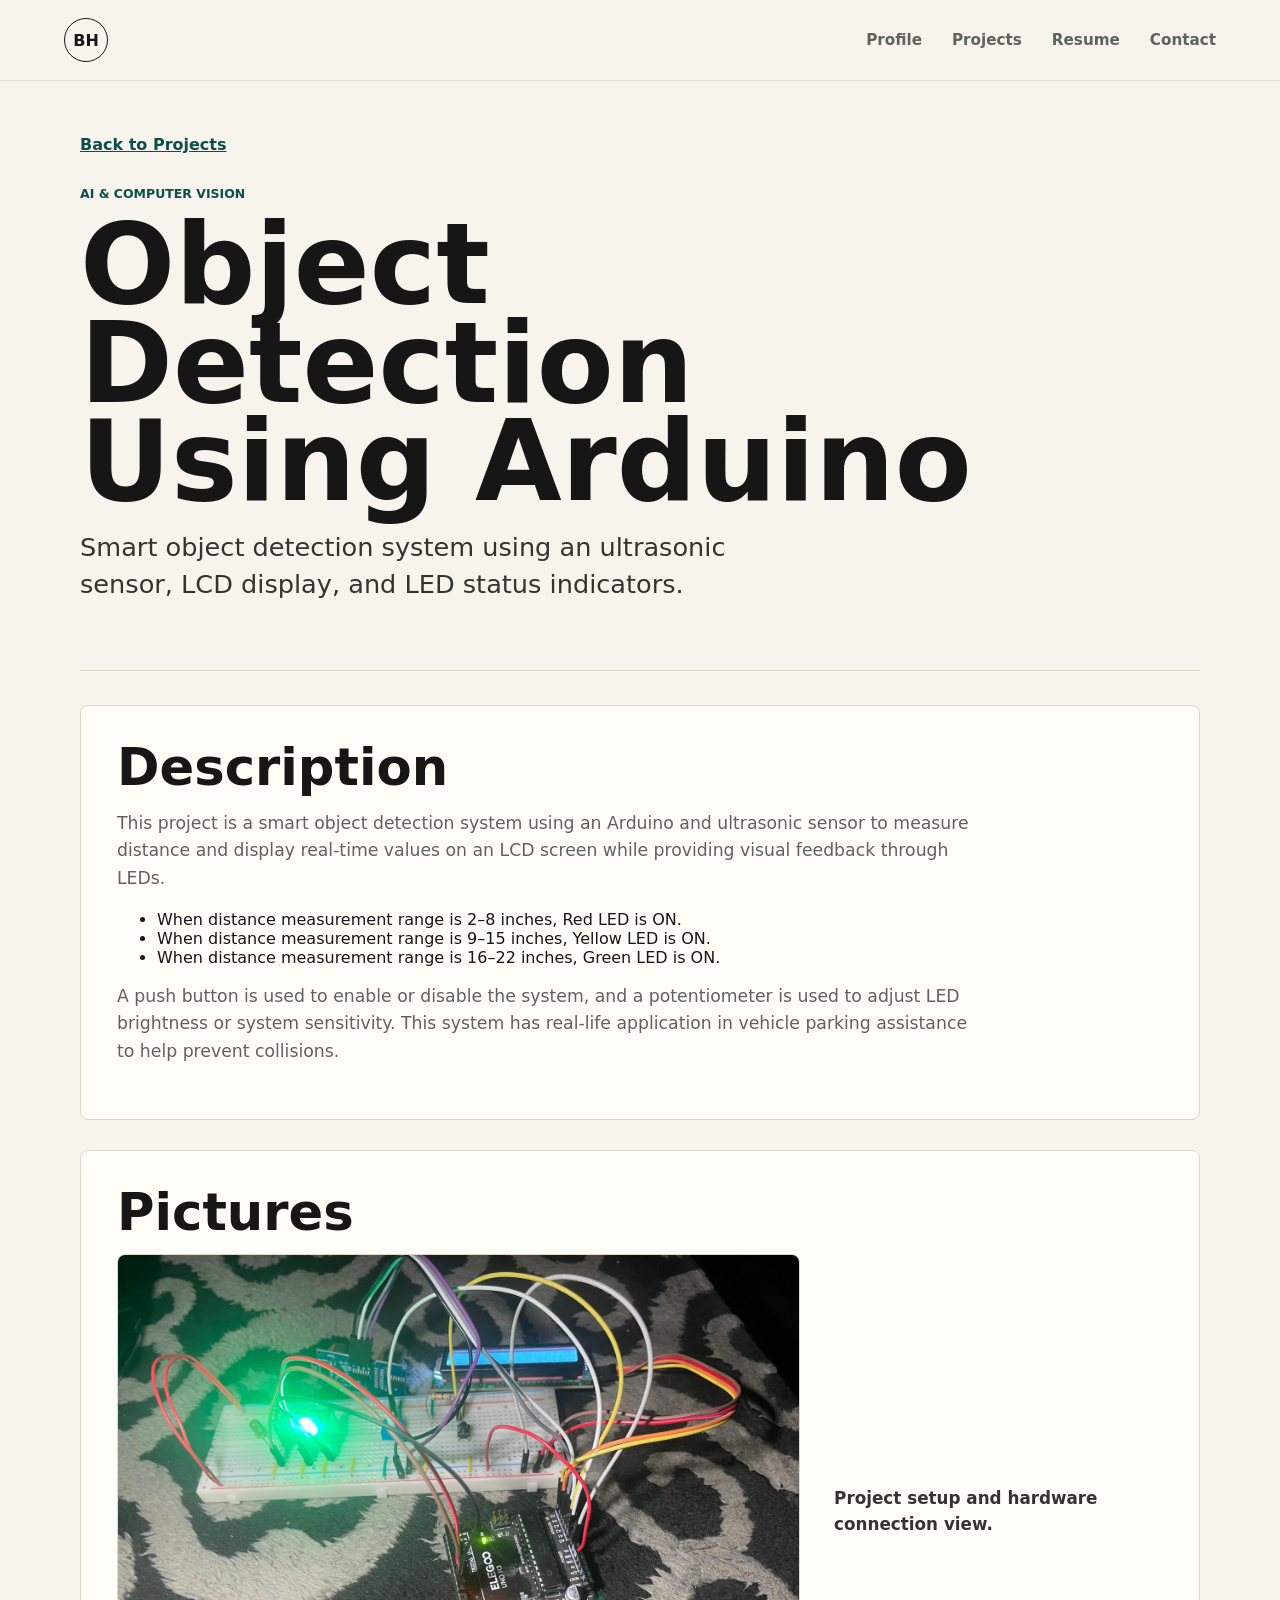
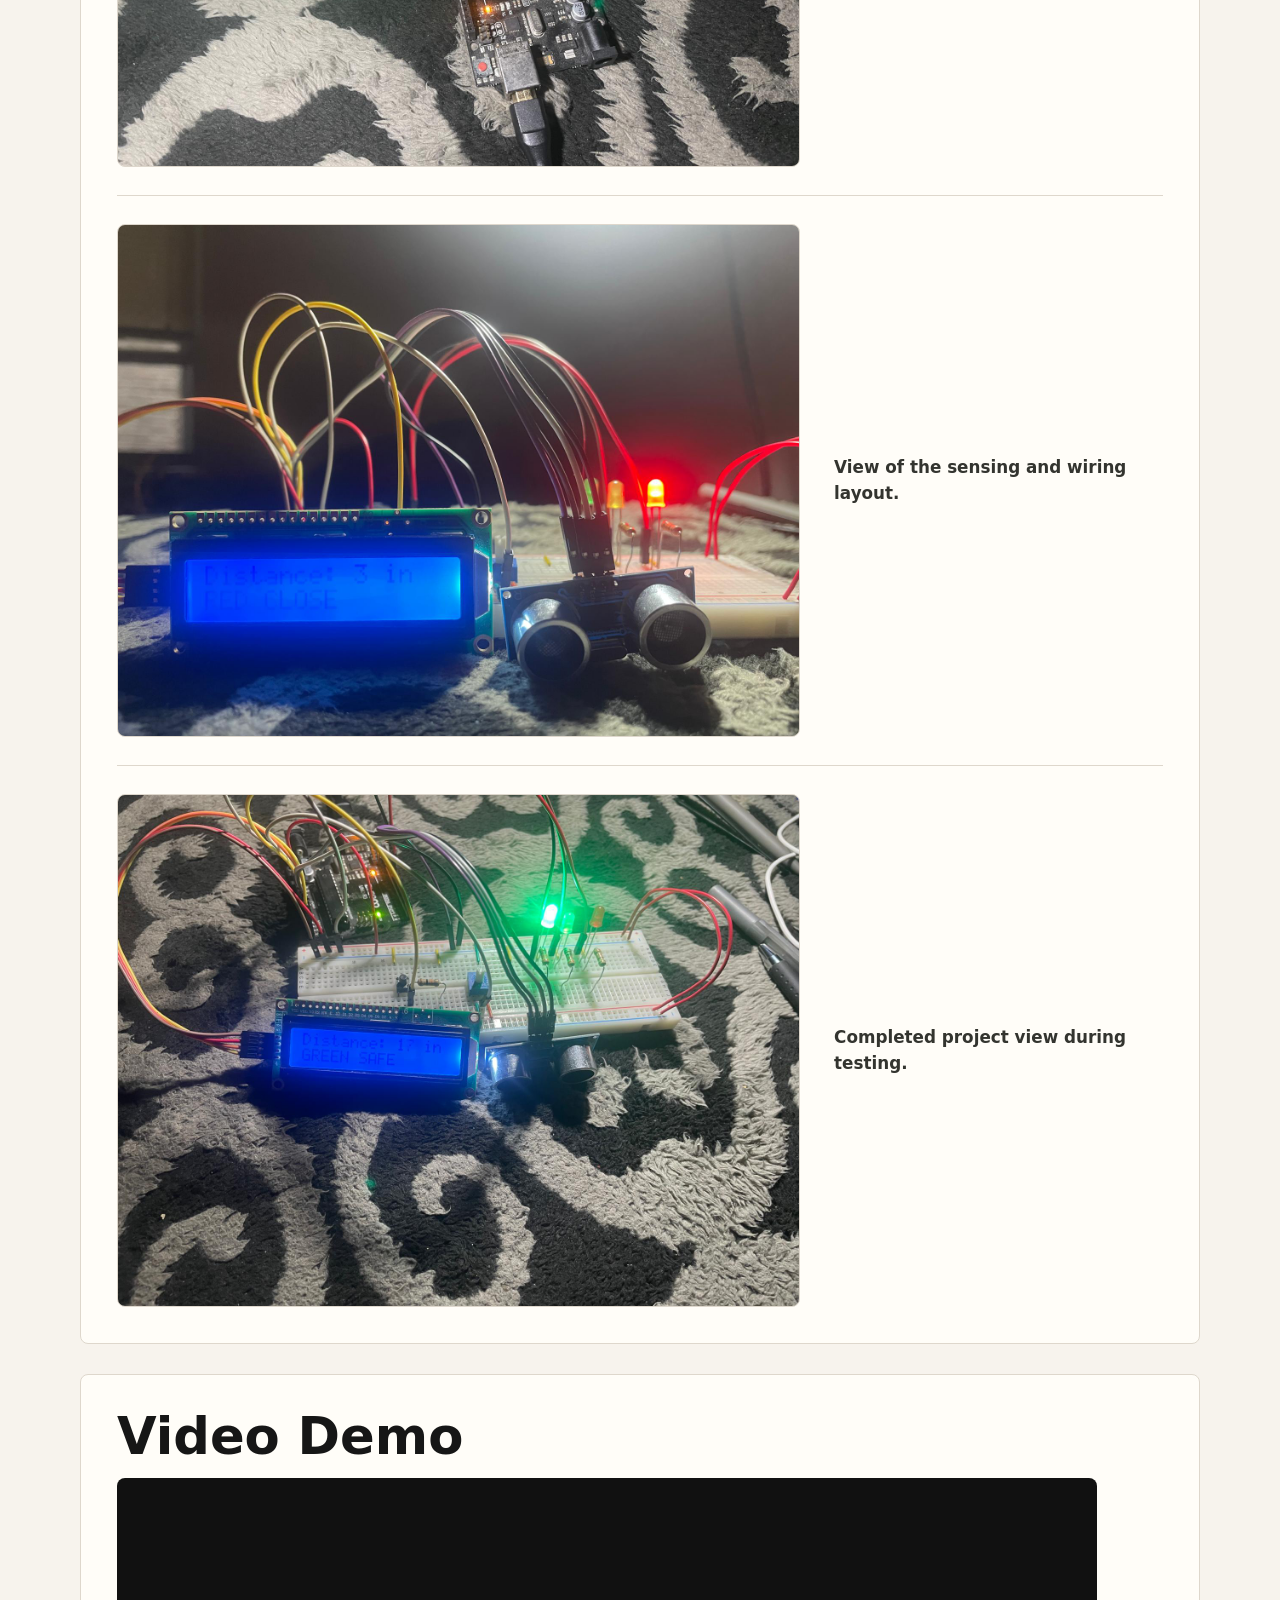
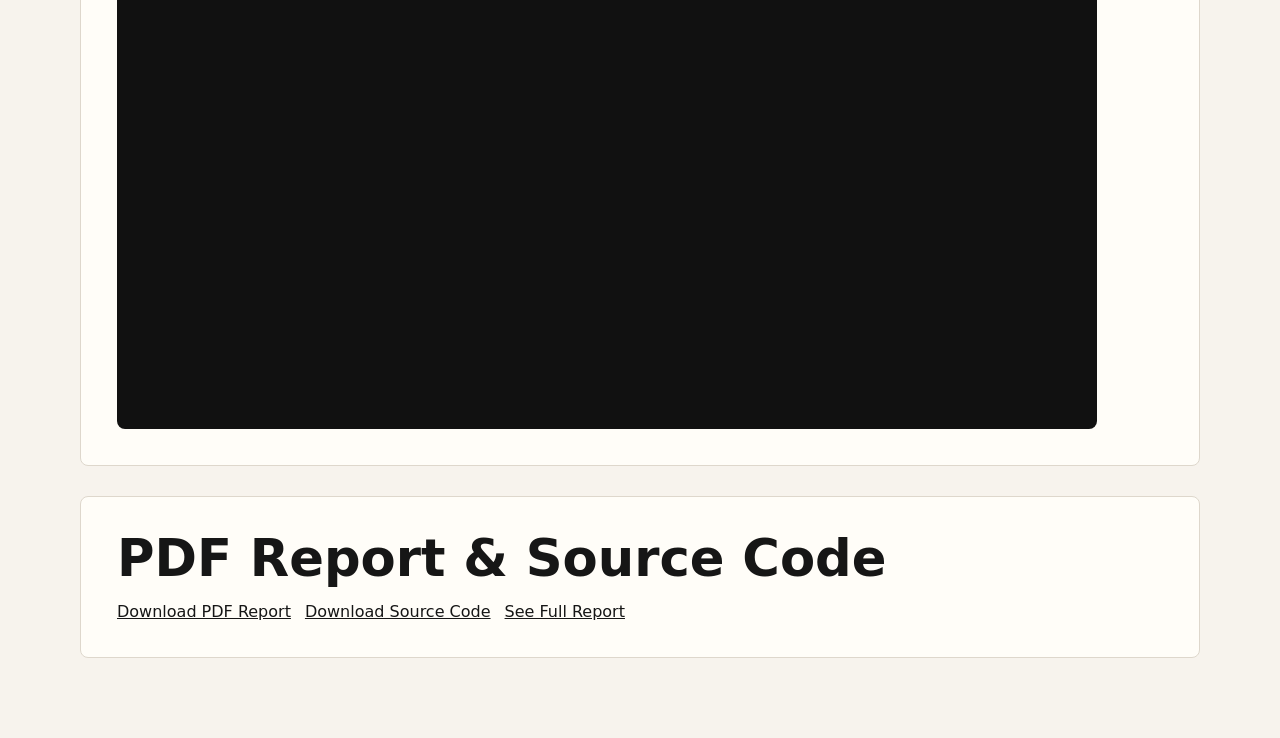
<file: Object Detection Using Arduino.html>
<!doctype html>
<html lang="en">
  <head>
    <meta charset="utf-8" />
    <meta name="viewport" content="width=device-width, initial-scale=1" />
    <title>Object Detection Using Arduino | Balagie Hydara</title>
    <link rel="stylesheet" href="styles.css" />
  </head>
  <body>
    <header class="site-header">
      <a class="brand" href="index.html#top" aria-label="Back to home">BH</a>
      <nav class="nav" aria-label="Main navigation">
        <a href="index.html#about">Profile</a>
        <a href="index.html#projects">Projects</a>
        <a href="index.html#resume">Resume</a>
        <a href="index.html#contact">Contact</a>
      </nav>
    </header>

    <main class="project-page">
      <a class="back-link" href="index.html#projects">Back to Projects</a>
      <section class="project-hero">
        <p class="eyebrow">AI &amp; Computer Vision</p>
        <h1>Object Detection Using Arduino</h1>
        <p class="lead">Smart object detection system using an ultrasonic sensor, LCD display, and LED status indicators.</p>
      </section>

      <section class="project-story">
        <article class="detail-panel project-section">
          <h2>Description</h2>
          <p>
            This project is a smart object detection system using an Arduino and ultrasonic sensor to measure distance and 
            display real-time values on an LCD screen while providing visual feedback through LEDs.
          </p>

          <ul>
            <li>When distance measurement range is 2–8 inches, Red LED is ON.</li>
            <li>When distance measurement range is 9–15 inches, Yellow LED is ON.</li>
            <li>When distance measurement range is 16–22 inches, Green LED is ON.</li>    
          </ul>
            
           <p>
            A push button is used to enable or disable the system, and a potentiometer is used to adjust LED brightness 
            or system sensitivity. This system has real-life application in vehicle parking assistance to help prevent collisions.
          </p>

        </article>
        <article class="detail-panel project-section">
          <h2>Pictures</h2>
          <div class="project-gallery">
            <figure><img src="Object Detection Uno p2.jpeg" alt="Object detection Arduino setup view two" /><figcaption>Project setup and hardware connection view.</figcaption></figure>
            <figure><img src="Object Detection Uno p1.jpeg" alt="Object detection Arduino setup view one" /><figcaption>View of the sensing and wiring layout.</figcaption></figure>
            <figure><img src="Object Detection Uno p3.jpeg" alt="Object detection Arduino setup view three" /><figcaption>Completed project view during testing.</figcaption></figure>
          </div>
        </article>
        <article class="detail-panel project-section" id="video">
          <h2>Video Demo</h2>
          <div class="video-embed"><iframe src="https://www.youtube.com/embed/6sOthn_fJXs" title="Object Detection Using Arduino video demo" allow="accelerometer; autoplay; clipboard-write; encrypted-media; gyroscope; picture-in-picture; web-share" referrerpolicy="strict-origin-when-cross-origin" allowfullscreen></iframe></div>
        </article>
        <article class="detail-panel project-section" id="files">
          <h2>PDF Report &amp; Source Code</h2>
          <div class="project-links">
            <a href="Object Detection Uno.pdf" download>Download PDF Report</a>
            <a href="object_detection_source_code.ino" download>Download Source Code</a>
            <a href="https://projecthub.arduino.cc/ahydara8">See Full Report</a>
          </div>
        </article>
      </section>
    </main>
  </body>
</html>
</file>
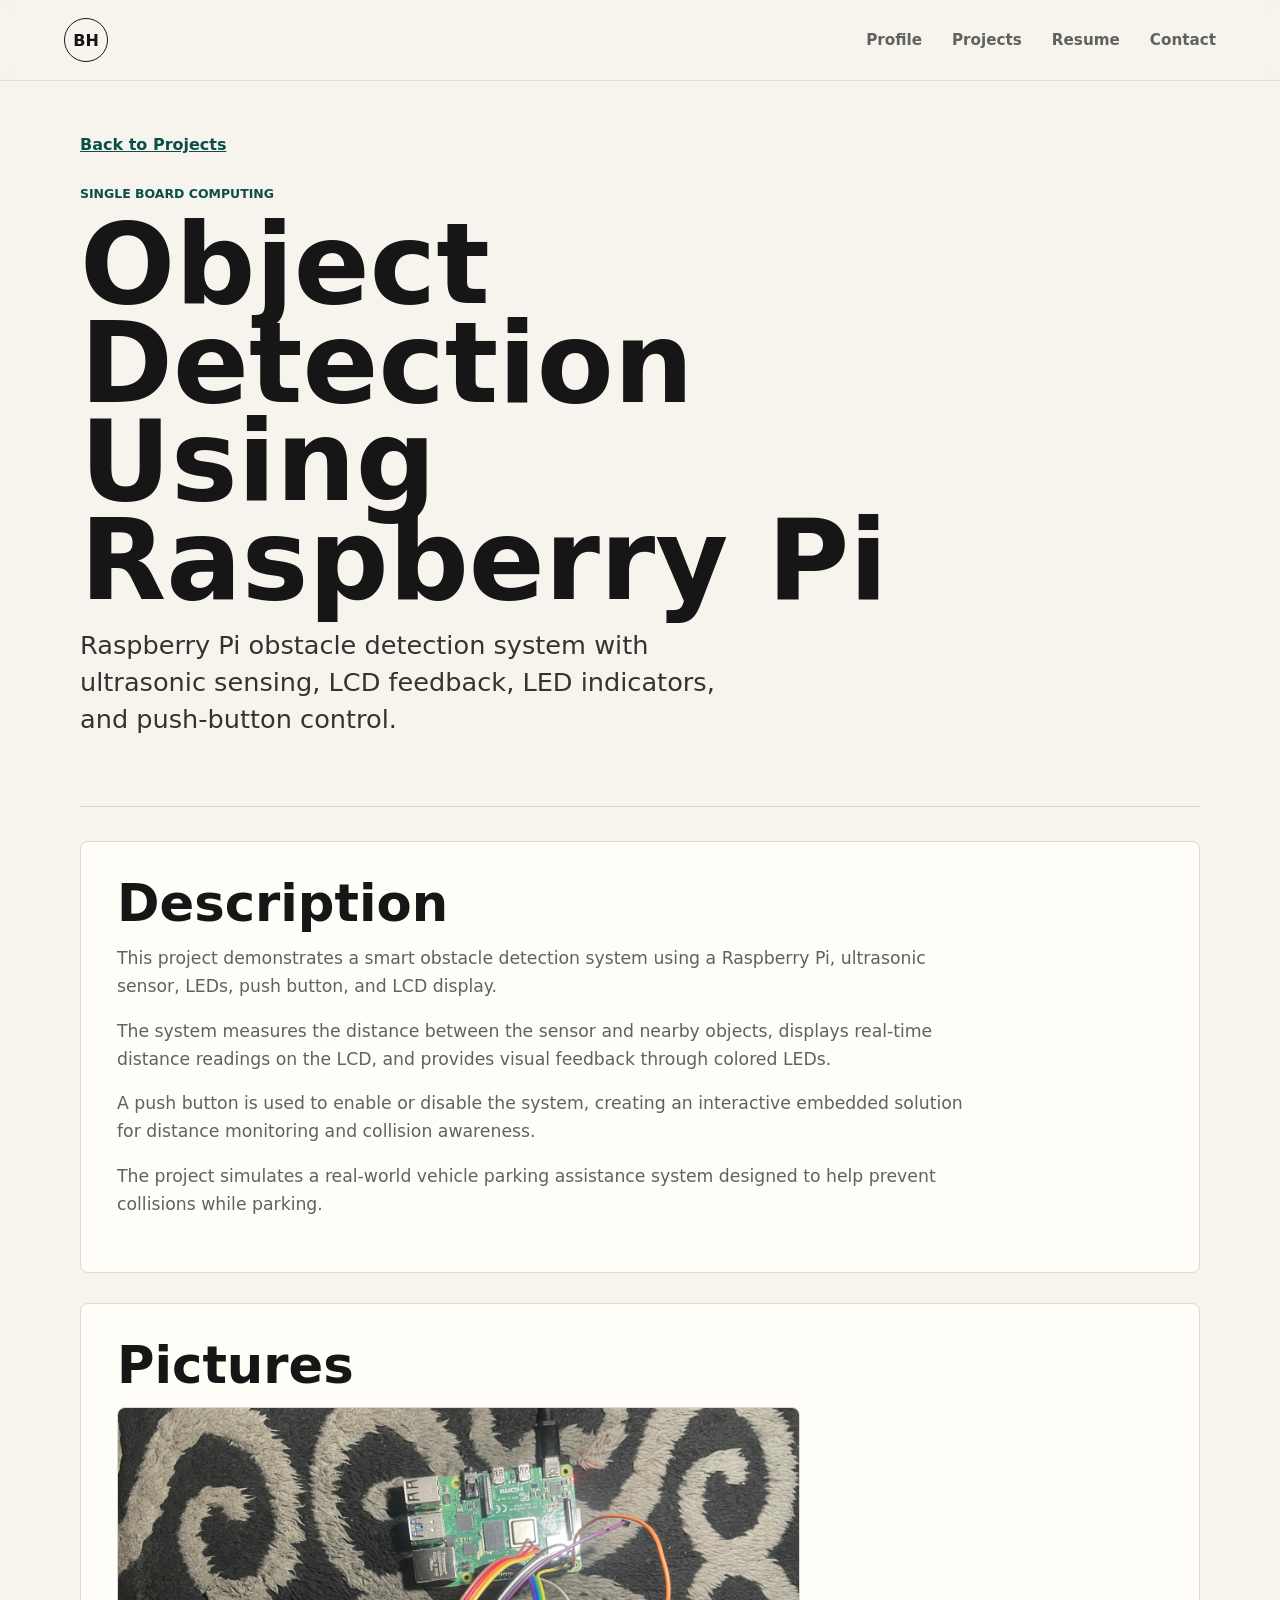
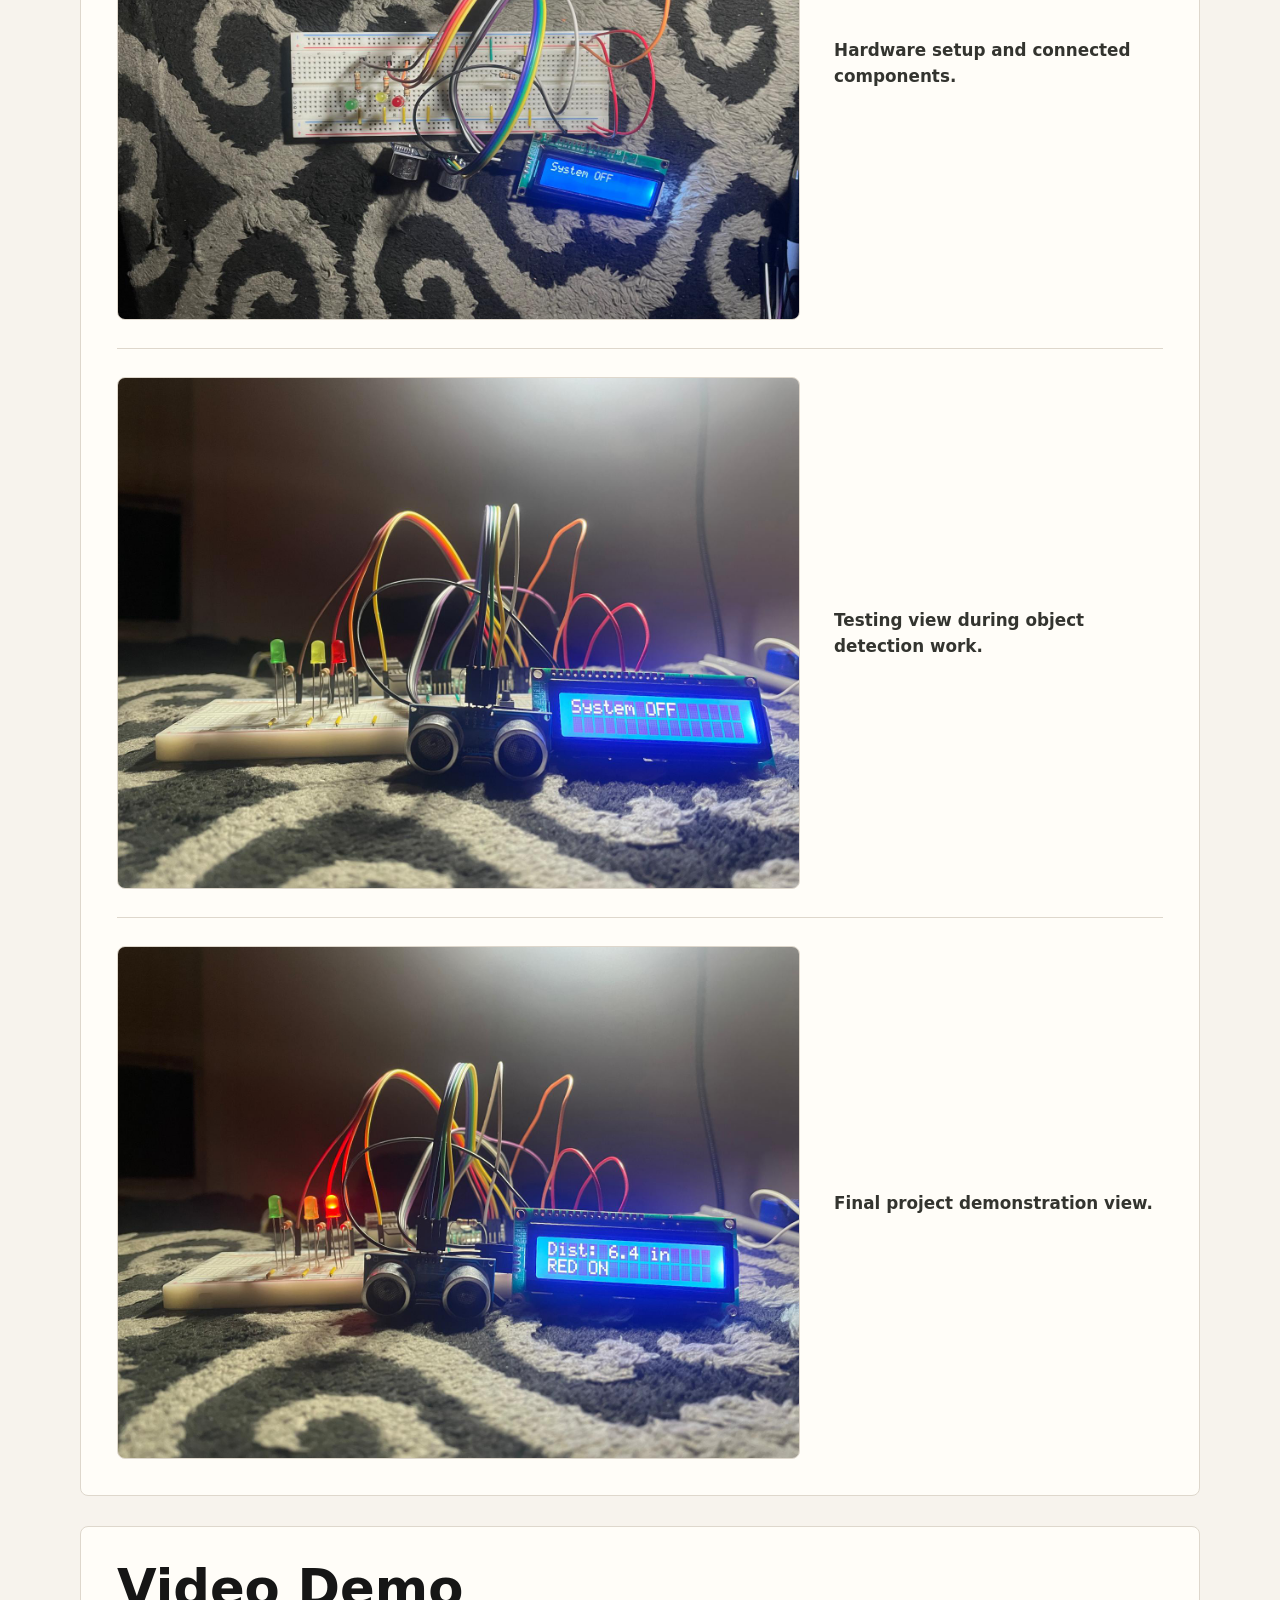
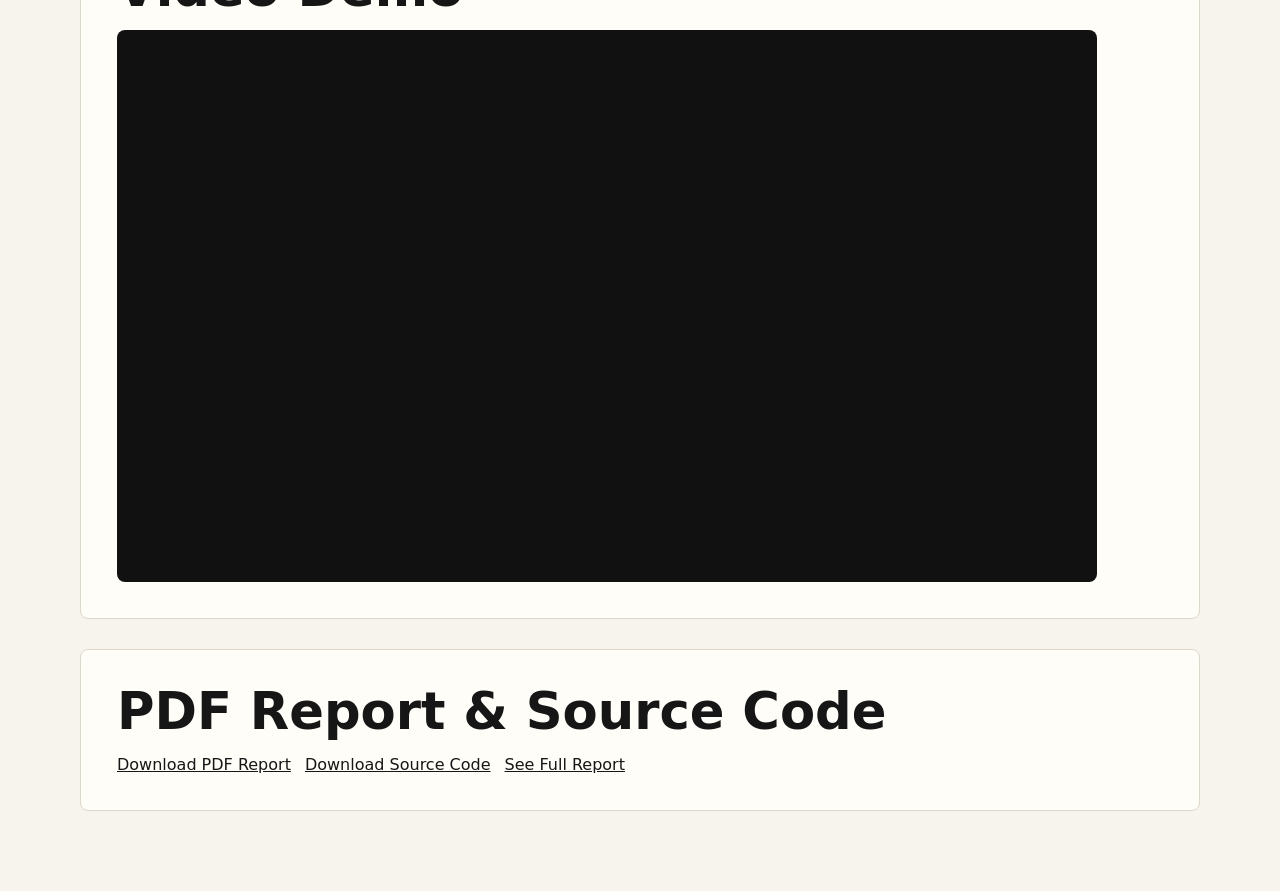
<file: Raspberry Pi Object Detection.html>
<!doctype html>
<html lang="en">
  <head>
    <meta charset="utf-8" />
    <meta name="viewport" content="width=device-width, initial-scale=1" />
    <title>Object Detection Using Raspberry Pi | Balagie Hydara</title>
    <link rel="stylesheet" href="styles.css" />
  </head>
  <body>
    <header class="site-header">
      <a class="brand" href="index.html#top" aria-label="Back to home">BH</a>
      <nav class="nav" aria-label="Main navigation">
        <a href="index.html#about">Profile</a>
        <a href="index.html#projects">Projects</a>
        <a href="index.html#resume">Resume</a>
        <a href="index.html#contact">Contact</a>
      </nav>
    </header>

    <main class="project-page">
      <a class="back-link" href="index.html#projects">Back to Projects</a>
      <section class="project-hero">
        <p class="eyebrow">Single Board Computing</p>
        <h1>Object Detection Using Raspberry Pi</h1>
        <p class="lead">Raspberry Pi obstacle detection system with ultrasonic sensing, LCD feedback, LED indicators, and push-button control.</p>
      </section>

      <section class="project-story">
        <article class="detail-panel project-section">
          <h2>Description</h2>
          <p>
            This project demonstrates a smart obstacle detection system using a Raspberry Pi, ultrasonic sensor, LEDs, push button, and LCD display.
          </p>

          <p>
            The system measures the distance between the sensor and nearby objects, displays real-time distance readings on the LCD, and provides visual feedback through colored LEDs. 
          </p>

          <p>
            A push button is used to enable or disable the system, creating an interactive embedded solution for distance monitoring and collision awareness. 
          </p>

          <p>
            The project simulates a real-world vehicle parking assistance system designed to help prevent collisions while parking. 
          </p>
        </article>
        <article class="detail-panel project-section">
          <h2>Pictures</h2>
          <div class="project-gallery">
            <figure><img src="pi p2.jpeg" alt="Raspberry Pi object detection image one" /><figcaption>Hardware setup and connected components.</figcaption></figure>
            <figure><img src="pi p1.jpeg" alt="Raspberry Pi object detection image two" /><figcaption>Testing view during object detection work.</figcaption></figure>
            <figure><img src="pi main.jpeg" alt="Raspberry Pi object detection image three" /><figcaption>Final project demonstration view.</figcaption></figure>
          </div>
        </article>
        <article class="detail-panel project-section" id="video">
          <h2>Video Demo</h2>
          <div class="video-embed"><iframe src="https://www.youtube.com/embed/ieH1bMKlqek" title="Object Detection Using Raspberry Pi video demo" allow="accelerometer; 
            autoplay; clipboard-write; encrypted-media; gyroscope; picture-in-picture; web-share" referrerpolicy="strict-origin-when-cross-origin" allowfullscreen></iframe></div>
        </article>
        <article class="detail-panel project-section" id="files">
          <h2>PDF Report &amp; Source Code</h2>
          <div class="project-links">
            <a href="Pi Object Detection.pdf" download>Download PDF Report</a>
            <a href="Raspberry Pi Object Detection.py" download>Download Source Code</a>
            <a href="https://projecthub.arduino.cc/ahydara8">See Full Report</a>
          </div>
        </article>
      </section>
    </main>
  </body>
</html>
</file>
<file: styles.css>
:root {
  color-scheme: light;
  --bg: #f7f3ed;
  --text: #161616;
  --muted: #5f625d;
  --panel: #fffdf8;
  --line: #ded7cc;
  --accent: #0f766e;
  --accent-dark: #0b4f4a;
  --blue: #2463eb;
  --red: #c2412d;
  --shadow: 0 18px 45px rgba(26, 22, 16, 0.12);
}

* {
  box-sizing: border-box;
}

html {
  scroll-behavior: smooth;
}

body {
  margin: 0;
  font-family: "Inter", system-ui, -apple-system, BlinkMacSystemFont, "Segoe UI", sans-serif;
  background: var(--bg);
  color: var(--text);
}

a {
  color: inherit;
}

.site-header {
  position: sticky;
  top: 0;
  z-index: 10;
  display: flex;
  align-items: center;
  justify-content: space-between;
  gap: 24px;
  padding: 18px clamp(18px, 5vw, 64px);
  background: rgba(247, 243, 237, 0.86);
  border-bottom: 1px solid rgba(222, 215, 204, 0.75);
  backdrop-filter: blur(14px);
}

.brand {
  display: inline-grid;
  width: 44px;
  height: 44px;
  place-items: center;
  border: 1px solid var(--text);
  border-radius: 50%;
  font-weight: 800;
  text-decoration: none;
}

.nav {
  display: flex;
  align-items: center;
  gap: clamp(14px, 3vw, 30px);
  color: var(--muted);
  font-size: 0.95rem;
  font-weight: 700;
}

.nav a {
  text-decoration: none;
}

.nav a:hover {
  color: var(--text);
}

main {
  overflow: hidden;
}

.hero,
.section,
.site-footer {
  width: min(1120px, calc(100% - 36px));
  margin: 0 auto;
}

.hero {
  min-height: calc(100vh - 82px);
  display: grid;
  grid-template-columns: minmax(0, 1.2fr) minmax(280px, 0.8fr);
  align-items: center;
  gap: clamp(30px, 6vw, 78px);
  padding: 56px 0 72px;
}

.eyebrow {
  margin: 0 0 14px;
  color: var(--accent-dark);
  font-size: 0.78rem;
  font-weight: 800;
  letter-spacing: 0;
  text-transform: uppercase;
}

h1,
h2,
h3,
p {
  margin-top: 0;
}

h1 {
  max-width: 760px;
  margin-bottom: 18px;
  font-size: clamp(4rem, 11vw, 8.5rem);
  line-height: 0.88;
  letter-spacing: 0;
}

h2 {
  margin-bottom: 0;
  font-size: clamp(2rem, 5vw, 4.25rem);
  line-height: 1;
  letter-spacing: 0;
}

h3 {
  margin-bottom: 12px;
  font-size: 1.45rem;
}

.lead {
  max-width: 650px;
  color: #33342f;
  font-size: clamp(1.18rem, 2.2vw, 1.6rem);
  line-height: 1.45;
}

.career-goal {
  max-width: 650px;
  margin-top: 22px;
  padding: 20px 24px;
  background: linear-gradient(135deg, #fff5df, #eef8f7);
  border: 1px solid #efd191;
  border-radius: 8px;
}

.career-goal p {
  margin: 0;
  color: var(--text);
  font-size: 1rem;
  font-weight: 800;
  line-height: 1.35;
}

.career-goal h3 {
  margin-bottom: 10px;
  color: var(--accent-dark);
  font-size: 0.82rem;
  font-weight: 800;
  text-transform: uppercase;
}

.hero-actions {
  display: flex;
  flex-wrap: wrap;
  gap: 12px;
  margin-top: 30px;
}

.button {
  display: inline-flex;
  min-height: 46px;
  align-items: center;
  justify-content: center;
  padding: 0 18px;
  border: 1px solid var(--text);
  border-radius: 6px;
  font-weight: 800;
  text-decoration: none;
}

.button.primary {
  background: var(--text);
  color: #fffdf8;
}

.button.secondary {
  background: transparent;
}

.profile-panel {
  padding: 24px;
  background: linear-gradient(180deg, #eef8f7 0%, #fffaf1 100%);
  border: 1px solid #aad8d2;
  border-radius: 8px;
  box-shadow: var(--shadow);
}

.profile-side {
  align-self: center;
}

.profile-card-title {
  margin: 0 0 18px;
  color: var(--text);
  font-size: clamp(2rem, 5vw, 4.25rem);
  font-weight: 800;
  line-height: 1;
}

.avatar,
.profile-photo {
  display: grid;
  width: 132px;
  height: 132px;
  margin-bottom: 24px;
  place-items: center;
  background:
    linear-gradient(135deg, rgba(15, 118, 110, 0.88), rgba(36, 99, 235, 0.84)),
    #0f766e;
  border-radius: 8px;
  color: white;
  font-size: 2.4rem;
  font-weight: 800;
}

.profile-photo {
  display: block;
  object-fit: cover;
}

dl {
  display: grid;
  gap: 18px;
  margin: 0;
}

dt {
  color: var(--accent-dark);
  font-size: 0.82rem;
  font-weight: 800;
  text-transform: uppercase;
}

dd {
  margin: 4px 0 0;
  font-weight: 700;
}

.detail-list {
  display: grid;
  gap: 6px;
  margin: 8px 0 0;
  padding-left: 18px;
  color: #33342f;
  font-weight: 600;
}

.section {
  padding: 74px 0;
  border-top: 1px solid var(--line);
}

.section-heading {
  display: flex;
  align-items: end;
  justify-content: space-between;
  gap: 24px;
  margin-bottom: 28px;
}

.project-grid,
.resume-layout {
  display: grid;
  grid-template-columns: repeat(3, minmax(0, 1fr));
  gap: 18px;
}

.project-card {
  overflow: hidden;
  background: var(--panel);
  border: 1px solid var(--line);
  border-radius: 8px;
}

.project-card:nth-child(1) {
  background: #eef8f7;
  border-color: #aad8d2;
}

.project-card:nth-child(2) {
  background: #eef6ff;
  border-color: #b8d9ff;
}

.project-card:nth-child(3) {
  background: #fff5df;
  border-color: #efd191;
}

.project-card:nth-child(4) {
  background: #f3f0ff;
  border-color: #cfc4ff;
}

.project-card:nth-child(5) {
  background: #f0f8f1;
  border-color: #b7ddbd;
}

.project-card:nth-child(6) {
  background: #fff0ec;
  border-color: #efb8a8;
}

.project-media {
  min-height: 190px;
  background-color: var(--accent);
}

.project-cover {
  display: block;
  width: 100%;
  height: 190px;
  object-fit: cover;
}
.project-media-one {
  background:
    linear-gradient(135deg, rgba(22, 22, 22, 0.08) 25%, transparent 25%) 0 0 / 34px 34px,
    linear-gradient(135deg, #0f766e, #2dd4bf);
}

.project-media-two {
  background:
    radial-gradient(circle at 35% 38%, rgba(255, 255, 255, 0.36), transparent 20%),
    linear-gradient(135deg, #2463eb, #14b8a6);
}

.project-media-three {
  background:
    linear-gradient(45deg, rgba(255, 255, 255, 0.22) 25%, transparent 25%) 0 0 / 28px 28px,
    linear-gradient(135deg, #c2412d, #f59e0b);
}

.project-media-four {
  background:
    linear-gradient(135deg, rgba(255, 255, 255, 0.18) 25%, transparent 25%) 0 0 / 26px 26px,
    linear-gradient(135deg, #334155, #0f766e);
}

.project-media-five {
  background:
    radial-gradient(circle at 25% 35%, rgba(255, 255, 255, 0.32), transparent 22%),
    linear-gradient(135deg, #7c3aed, #0ea5e9);
}

.project-media-six {
  background:
    linear-gradient(45deg, rgba(255, 255, 255, 0.24) 25%, transparent 25%) 0 0 / 30px 30px,
    linear-gradient(135deg, #15803d, #f59e0b);
}

.project-content {
  padding: 22px;
}

.project-type {
  margin-bottom: 8px;
  color: var(--muted);
  font-size: 0.78rem;
  font-weight: 800;
  text-transform: uppercase;
}

.project-content p:not(.project-type) {
  color: var(--muted);
  line-height: 1.6;
}

.project-content a {
  display: inline-flex;
  margin-top: 18px;
  color: var(--accent-dark);
  font-weight: 800;
}

.project-content h3 a {
  margin-top: 0;
  color: var(--text);
  text-decoration: none;
}

.project-content h3 a:hover {
  color: var(--accent-dark);
  text-decoration: underline;
}

.project-links {
  display: flex;
  flex-wrap: wrap;
  gap: 10px 14px;
  margin-top: 18px;
}

.project-links a {
  margin-top: 0;
}

.tags {
  display: flex;
  flex-wrap: wrap;
  gap: 8px;
  margin-top: 18px;
}

.tags span {
  padding: 6px 9px;
  background: #eee7dc;
  border-radius: 999px;
  color: #34352f;
  font-size: 0.78rem;
  font-weight: 800;
}

.about-layout,
.contact {
  display: grid;
  grid-template-columns: minmax(0, 1fr) minmax(260px, 0.75fr);
  gap: clamp(28px, 5vw, 72px);
}

.about-layout p,
.contact p {
  color: #33342f;
  font-size: 1.18rem;
  line-height: 1.65;
}

.highlights {
  display: grid;
  gap: 12px;
  margin: 0;
  padding: 0;
  list-style: none;
}

.highlights li {
  padding: 16px;
  background: var(--panel);
  border: 1px solid var(--line);
  border-radius: 8px;
  font-weight: 700;
}

.resume-layout article {
  padding: 22px;
  background: var(--panel);
  border: 1px solid var(--line);
  border-radius: 8px;
}

.resume-side article:first-child {
  background: #eef6ff;
  border-color: #b8d9ff;
}

.resume-side article:last-child {
  background: #fff5df;
  border-color: #efd191;
}

.resume-layout p {
  color: var(--muted);
  line-height: 1.6;
}

.resume-side {
  display: grid;
  align-content: start;
  gap: 18px;
}

.skills-list {
  display: grid;
  grid-template-columns: repeat(3, minmax(0, 1fr));
  gap: 14px;
}

.skills-list div {
  padding: 14px;
  border: 1px solid var(--line);
  border-radius: 6px;
}

.skills-list div:nth-child(1) {
  background: #eef6ff;
  border-color: #b8d9ff;
}

.skills-list div:nth-child(2) {
  background: #f0f8f1;
  border-color: #b7ddbd;
}

.skills-list div:nth-child(3) {
  background: #fff5df;
  border-color: #efd191;
}

.skills-list div:nth-child(4) {
  background: #f3f0ff;
  border-color: #cfc4ff;
}

.skills-list div:nth-child(5) {
  background: #eef8f7;
  border-color: #aad8d2;
}

.skills-list div:nth-child(6) {
  background: #fff0ec;
  border-color: #efb8a8;
}

.skills-list div:last-child {
  padding-bottom: 14px;
  border-bottom: 1px solid var(--line);
}

.skills-list h4 {
  margin: 0 0 6px;
  color: var(--accent-dark);
  font-size: 0.88rem;
  text-transform: uppercase;
}

.skills-list p {
  margin: 0;
  color: #33342f;
  font-weight: 700;
}

.skills-card {
  grid-column: span 3;
}

.experience-card {
  grid-column: span 2;
}

.experience-role + .experience-role {
  margin-top: 26px;
  padding-top: 24px;
  border-top: 1px solid var(--line);
}

.experience-header {
  display: flex;
  align-items: start;
  justify-content: space-between;
  gap: 18px;
}

.experience-header h4 {
  margin: 0;
  color: #6e120c;
  font-size: 1.12rem;
}

.experience-header p {
  margin: 0;
  color: #6e120c;
  font-weight: 800;
  white-space: nowrap;
}

.role-title {
  margin: 18px 0 10px;
  color: var(--text);
  font-weight: 800;
}

.experience-card ul {
  margin: 0;
  padding-left: 22px;
  color: #33342f;
  line-height: 1.75;
}

.experience-card li + li {
  margin-top: 8px;
}

.certificate-links {
  display: grid;
  gap: 12px;
}

.certificate-item {
  padding: 12px 14px;
  background: #ffffff;
  border: 1px solid #b8d9ff;
  border-radius: 6px;
}

.certificate-item a {
  color: var(--accent-dark);
  font-weight: 800;
}

.certificate-item:hover {
  background: #dceeff;
}

.certificate-item p {
  margin: 6px 0 0;
  color: #33342f;
  font-size: 0.92rem;
  line-height: 1.45;
}

.contact {
  align-items: start;
  row-gap: 28px;
}

.contact-heading {
  grid-column: 1 / -1;
  width: 100%;
}

.contact-heading h2 {
  font-size: clamp(3.2rem, 8vw, 6.5rem);
}

.contact-intro {
  grid-column: 1 / -1;
}

.contact-links {
  grid-column: 1;
  grid-row: 3;
}

.contact-form {
  grid-column: 2;
  grid-row: 3;
}

.contact-form {
  display: grid;
  gap: 16px;
  padding: 22px;
  background: #eef8f7;
  border: 1px solid #aad8d2;
  border-radius: 8px;
}

.contact-form label {
  display: grid;
  gap: 8px;
  color: var(--text);
  font-weight: 800;
}

.contact-form input,
.contact-form textarea {
  width: 100%;
  padding: 14px 16px;
  border: 2px solid var(--text);
  border-radius: 6px;
  background: white;
  color: var(--text);
  font: inherit;
}

.contact-form textarea {
  min-height: 170px;
  resize: vertical;
}

.contact-form button {
  justify-self: end;
  min-width: 190px;
  padding: 14px 18px;
  background: #0f766e;
  border: 2px solid var(--text);
  border-radius: 6px;
  color: white;
  font: inherit;
  font-weight: 800;
  cursor: pointer;
}

.contact-form button:hover {
  background: #0b5f58;
}

.contact-links {
  display: grid;
  gap: 12px;
}

.contact-links a {
  padding: 16px 18px;
  background: var(--text);
  border-radius: 6px;
  color: white;
  font-weight: 800;
  text-align: center;
  text-decoration: none;
}

.contact-links a:nth-child(2) {
  background: var(--accent-dark);
}

.contact-links a:nth-child(3) {
  background: var(--blue);
}

.contact-links a:nth-child(4) {
  background: #008184;
}

.contact-links a:nth-child(5) {
  background: #c01818;
}

.site-footer {
  padding: 28px 0 42px;
  color: var(--muted);
  font-weight: 600;
}

.project-page {
  width: min(1120px, calc(100% - 36px));
  margin: 0 auto;
  padding: 54px 0 80px;
}

.back-link {
  display: inline-flex;
  margin-bottom: 32px;
  color: var(--accent-dark);
  font-weight: 800;
}

.project-hero {
  padding-bottom: 42px;
  border-bottom: 1px solid var(--line);
}

.project-hero h1 {
  max-width: 980px;
  font-size: clamp(3rem, 9vw, 7rem);
}

.project-detail-grid {
  display: grid;
  grid-template-columns: repeat(3, minmax(0, 1fr));
  gap: 18px;
  padding-top: 34px;
}

.detail-panel {
  padding: 22px;
  background: var(--panel);
  border: 1px solid var(--line);
  border-radius: 8px;
}

.detail-panel h2 {
  margin-bottom: 16px;
  font-size: 1.45rem;
}

.detail-panel p {
  color: var(--muted);
  line-height: 1.6;
}

.picture-grid {
  display: grid;
  gap: 12px;
}

.picture-placeholder {
  display: grid;
  min-height: 120px;
  place-items: center;
  background: #eee7dc;
  border: 1px dashed #b9afa1;
  border-radius: 8px;
  color: var(--muted);
  font-weight: 800;
}

.picture-grid img {
  display: block;
  width: 100%;
  min-height: 120px;
  aspect-ratio: 4 / 3;
  object-fit: cover;
  border-radius: 8px;
  border: 1px solid var(--line);
}

.project-story {
  display: grid;
  gap: 30px;
  padding-top: 34px;
}

.project-section {
  padding: clamp(22px, 4vw, 36px);
}

.project-section h2 {
  font-size: clamp(2rem, 4vw, 3.25rem);
}

.project-section p {
  max-width: 860px;
  font-size: 1.08rem;
}

.project-gallery {
  display: grid;
  gap: 28px;
}

.project-gallery figure {
  display: grid;
  grid-template-columns: minmax(0, 1.35fr) minmax(240px, 0.65fr);
  align-items: center;
  gap: clamp(18px, 4vw, 34px);
  margin: 0;
  padding-bottom: 28px;
  border-bottom: 1px solid var(--line);
}

.project-gallery figure:last-child {
  padding-bottom: 0;
  border-bottom: 0;
}

.project-gallery img {
  display: block;
  width: 100%;
  max-height: 620px;
  object-fit: contain;
  background: #eee7dc;
  border: 1px solid var(--line);
  border-radius: 8px;
}

.project-gallery figcaption {
  color: #33342f;
  font-size: 1.05rem;
  font-weight: 700;
  line-height: 1.55;
}

.video-embed {
  position: relative;
  width: 100%;
  max-width: 980px;
  aspect-ratio: 16 / 9;
  overflow: hidden;
  background: #111;
  border-radius: 8px;
}

.video-embed iframe {
  position: absolute;
  inset: 0;
  width: 100%;
  height: 100%;
  border: 0;
}

.helper-text {
  margin-top: 14px;
  color: var(--muted);
  font-size: 0.95rem;
}

@media (max-width: 860px) {
  .hero,
  .about-layout,
  .contact {
    grid-template-columns: 1fr;
  }

  .contact > div:first-child,
  .contact-links,
  .contact-form {
    grid-column: auto;
    grid-row: auto;
  }

  .hero {
    min-height: auto;
    padding-top: 42px;
  }

  .project-grid,
  .resume-layout,
  .project-detail-grid {
    grid-template-columns: 1fr;
  }

  .skills-card,
  .experience-card {
    grid-column: auto;
  }

  .skills-list {
    grid-template-columns: 1fr;
  }

  .experience-header {
    display: block;
  }

  .experience-header p {
    margin-top: 6px;
    white-space: normal;
  }

  .profile-panel {
    display: grid;
    grid-template-columns: auto 1fr;
    gap: 20px;
  }

  .avatar,
  .profile-photo {
    width: 100px;
    height: 100px;
    margin-bottom: 0;
    font-size: 1.8rem;
  }

  .project-gallery figure {
    grid-template-columns: 1fr;
  }
}

@media (max-width: 560px) {
  .site-header {
    align-items: flex-start;
  }

  .nav {
    flex-wrap: wrap;
    justify-content: flex-end;
    gap: 10px 16px;
  }

  h1 {
    font-size: 3.6rem;
  }

  .profile-panel {
    grid-template-columns: 1fr;
  }

  .hero-actions,
  .button {
    width: 100%;
  }
}
</file>
